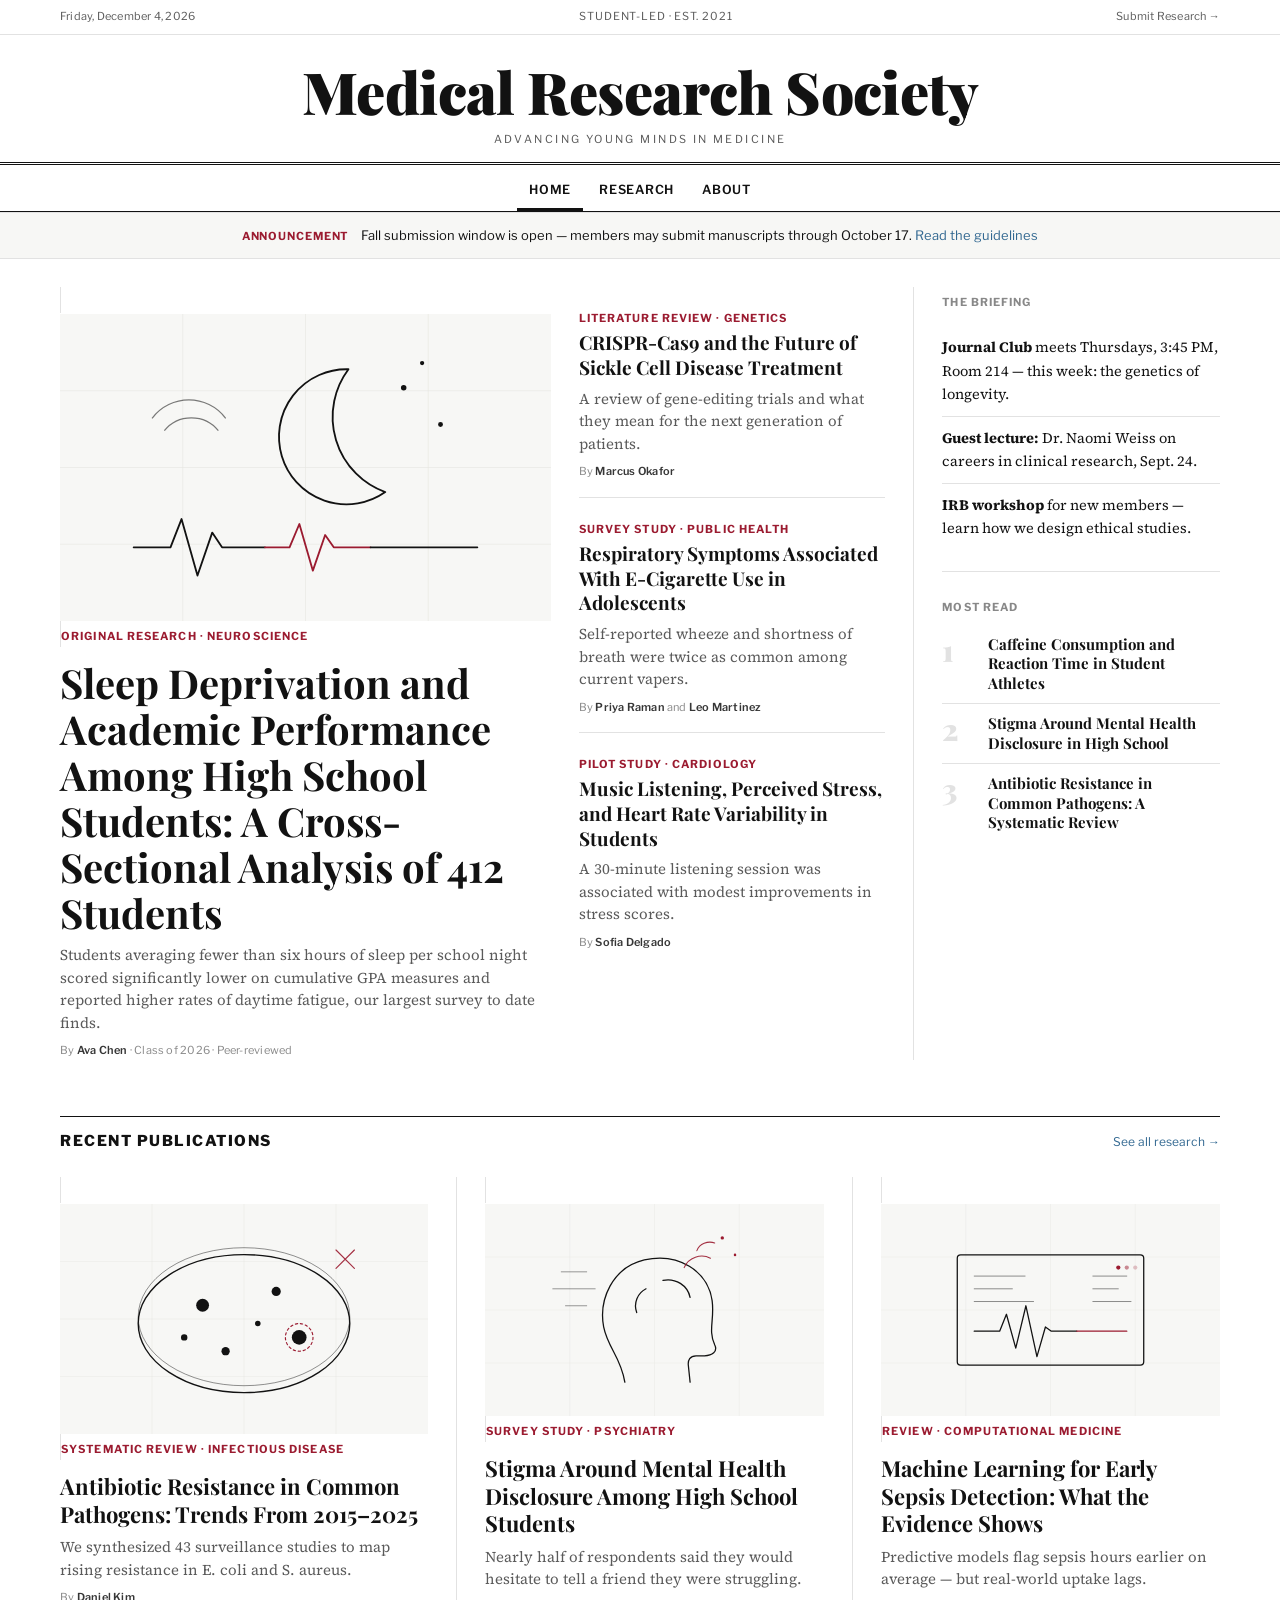
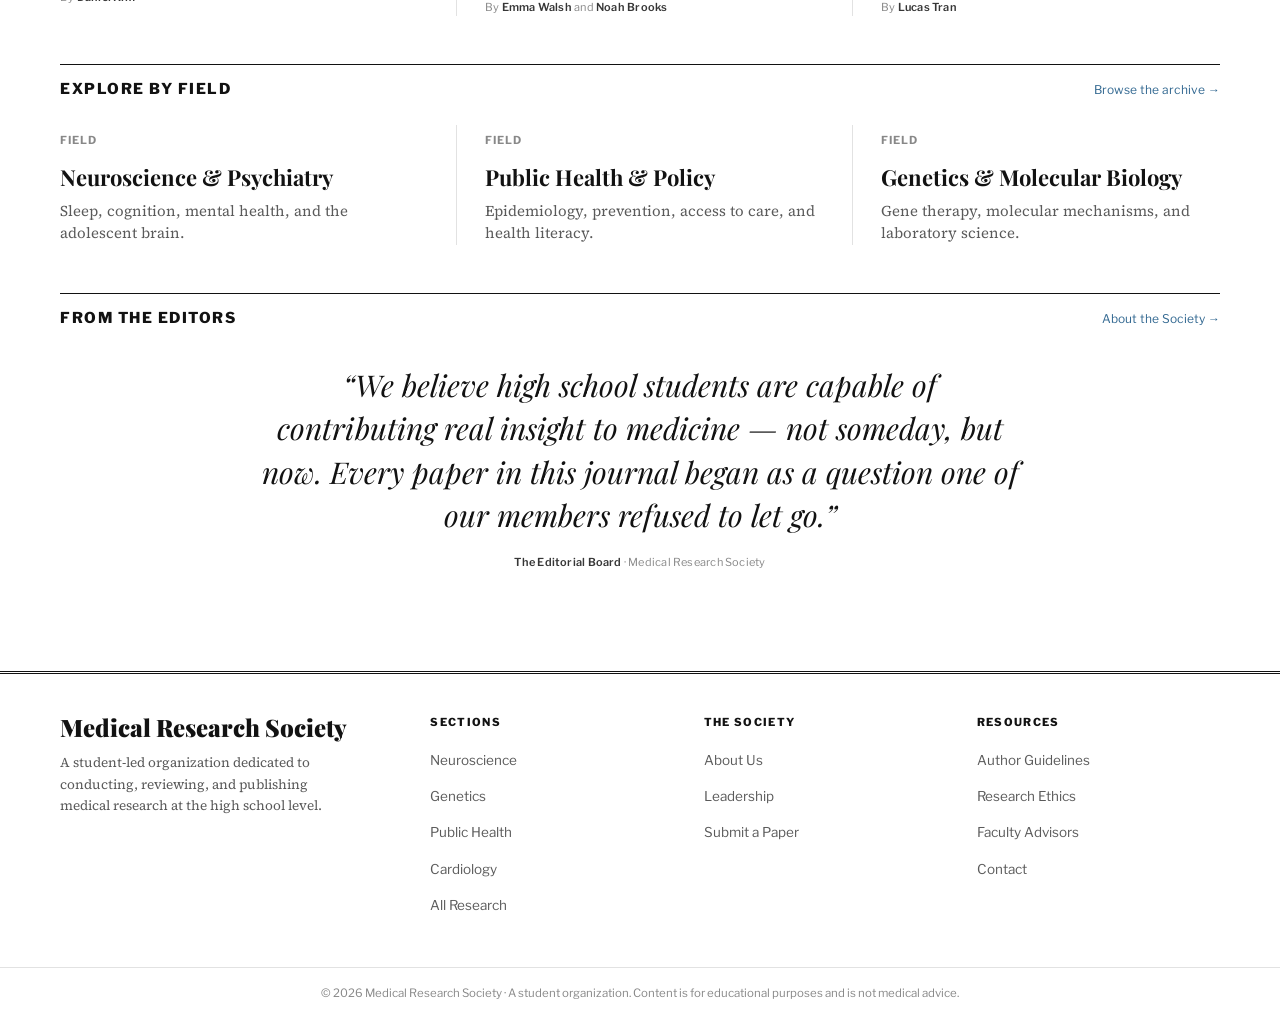
<file: index.html>
<!DOCTYPE html>
<html lang="en">
<head>
  <meta charset="UTF-8">
  <meta name="viewport" content="width=device-width, initial-scale=1.0">
  <title>Medical Research Society — Student-Led Medical Research</title>
  <meta name="description" content="The Medical Research Society is a student-led high school organization publishing original medical research, literature reviews, and public health studies.">
  <link rel="preconnect" href="https://fonts.googleapis.com">
  <link rel="preconnect" href="https://fonts.gstatic.com" crossorigin>
  <link href="https://fonts.googleapis.com/css2?family=Playfair+Display:ital,wght@0,400;0,700;0,800;0,900;1,400&family=Source+Serif+4:ital,opsz,wght@0,8..60,400;0,8..60,600;1,8..60,400&family=Libre+Franklin:wght@400;600;700;800&display=swap" rel="stylesheet">
  <link rel="stylesheet" href="css/style.css">
</head>
<body>

  <div class="topbar">
    <div class="container">
      <span id="today-date">Today's Paper</span>
      <span class="edition">Student-Led &middot; Est. 2021</span>
      <a href="about.html#submit">Submit Research &rarr;</a>
    </div>
  </div>

  <header class="masthead">
    <div class="container">
      <div class="masthead-title"><a href="index.html">Medical Research Society</a></div>
      <div class="masthead-tagline">Advancing Young Minds in Medicine</div>
    </div>
  </header>

  <nav class="mainnav" aria-label="Main navigation">
    <div class="container">
      <button class="nav-toggle" aria-expanded="false" aria-controls="nav-links">Sections</button>
      <div class="nav-links" id="nav-links">
        <a class="navlink" href="index.html">Home</a>
        <a class="navlink" href="research.html">Research</a>
        <a class="navlink" href="about.html">About</a>
      </div>
    </div>
  </nav>

  <div class="strip">
    <strong>Announcement</strong>
    Fall submission window is open — members may submit manuscripts through October 17. <a href="about.html#submit">Read the guidelines</a>
  </div>

  <main class="container">

    <section class="home-hero">
      <div class="col">
        <article class="story featured">
          <a href="article.html" class="figure" aria-hidden="true" tabindex="-1">
            <img src="assets/img/feature-sleep.svg" alt="Illustration of a crescent moon over brain activity waves">
          </a>
          <span class="kicker">Original Research &middot; Neuroscience</span>
          <h3><a href="article.html">Sleep Deprivation and Academic Performance Among High School Students: A Cross-Sectional Analysis of 412 Students</a></h3>
          <p class="summary">Students averaging fewer than six hours of sleep per school night scored significantly lower on cumulative GPA measures and reported higher rates of daytime fatigue, our largest survey to date finds.</p>
          <p class="byline">By <strong>Ava Chen</strong> &middot; Class of 2026 &middot; Peer-reviewed</p>
        </article>
      </div>

      <div class="col">
        <article class="story-list-item">
          <span class="kicker">Literature Review &middot; Genetics</span>
          <h3><a href="article.html">CRISPR-Cas9 and the Future of Sickle Cell Disease Treatment</a></h3>
          <p class="summary">A review of gene-editing trials and what they mean for the next generation of patients.</p>
          <p class="byline">By <strong>Marcus Okafor</strong></p>
        </article>
        <article class="story-list-item">
          <span class="kicker">Survey Study &middot; Public Health</span>
          <h3><a href="article.html">Respiratory Symptoms Associated With E-Cigarette Use in Adolescents</a></h3>
          <p class="summary">Self-reported wheeze and shortness of breath were twice as common among current vapers.</p>
          <p class="byline">By <strong>Priya Raman</strong> and <strong>Leo Martinez</strong></p>
        </article>
        <article class="story-list-item">
          <span class="kicker">Pilot Study &middot; Cardiology</span>
          <h3><a href="article.html">Music Listening, Perceived Stress, and Heart Rate Variability in Students</a></h3>
          <p class="summary">A 30-minute listening session was associated with modest improvements in stress scores.</p>
          <p class="byline">By <strong>Sofia Delgado</strong></p>
        </article>
      </div>

      <div class="col col-rail">
        <div class="rail-block">
          <span class="kicker muted">The Briefing</span>
          <ul style="list-style:none; margin-top:12px;">
            <li class="story-list-item" style="padding:10px 0;">
              <p style="font-size:14.5px;"><strong>Journal Club</strong> meets Thursdays, 3:45 PM, Room 214 — this week: the genetics of longevity.</p>
            </li>
            <li class="story-list-item" style="padding:10px 0;">
              <p style="font-size:14.5px;"><strong>Guest lecture:</strong> Dr. Naomi Weiss on careers in clinical research, Sept. 24.</p>
            </li>
            <li class="story-list-item" style="padding:10px 0;">
              <p style="font-size:14.5px;"><strong>IRB workshop</strong> for new members — learn how we design ethical studies.</p>
            </li>
          </ul>
        </div>
        <div class="rail-block">
          <span class="kicker muted">Most Read</span>
          <ol style="list-style:none; margin-top:6px;">
            <li class="story-list-item" style="display:flex; gap:12px; padding:10px 0;">
              <span class="number-rank">1</span>
              <h3 style="font-family:var(--font-head); font-size:15px; line-height:1.3;"><a href="article.html">Caffeine Consumption and Reaction Time in Student Athletes</a></h3>
            </li>
            <li class="story-list-item" style="display:flex; gap:12px; padding:10px 0;">
              <span class="number-rank">2</span>
              <h3 style="font-family:var(--font-head); font-size:15px; line-height:1.3;"><a href="article.html">Stigma Around Mental Health Disclosure in High School</a></h3>
            </li>
            <li class="story-list-item" style="display:flex; gap:12px; padding:10px 0;">
              <span class="number-rank">3</span>
              <h3 style="font-family:var(--font-head); font-size:15px; line-height:1.3;"><a href="article.html">Antibiotic Resistance in Common Pathogens: A Systematic Review</a></h3>
            </li>
          </ol>
        </div>
      </div>
    </section>

    <div class="section-header">
      <h2>Recent Publications</h2>
      <a href="research.html">See all research &rarr;</a>
    </div>

    <section class="home-secondary">
      <article class="story">
        <a href="article.html" class="figure" aria-hidden="true" tabindex="-1">
          <img src="assets/img/petri.svg" alt="Illustration of a petri dish with bacterial colonies">
        </a>
        <span class="kicker">Systematic Review &middot; Infectious Disease</span>
        <h3><a href="article.html">Antibiotic Resistance in Common Pathogens: Trends From 2015&ndash;2025</a></h3>
        <p class="summary">We synthesized 43 surveillance studies to map rising resistance in E. coli and S. aureus.</p>
        <p class="byline">By <strong>Daniel Kim</strong></p>
      </article>
      <article class="story">
        <a href="article.html" class="figure" aria-hidden="true" tabindex="-1">
          <img src="assets/img/mind.svg" alt="Illustration of a head profile with branching thoughts">
        </a>
        <span class="kicker">Survey Study &middot; Psychiatry</span>
        <h3><a href="article.html">Stigma Around Mental Health Disclosure Among High School Students</a></h3>
        <p class="summary">Nearly half of respondents said they would hesitate to tell a friend they were struggling.</p>
        <p class="byline">By <strong>Emma Walsh</strong> and <strong>Noah Brooks</strong></p>
      </article>
      <article class="story">
        <a href="article.html" class="figure" aria-hidden="true" tabindex="-1">
          <img src="assets/img/data-monitor.svg" alt="Illustration of a vital-signs monitor with data streams">
        </a>
        <span class="kicker">Review &middot; Computational Medicine</span>
        <h3><a href="article.html">Machine Learning for Early Sepsis Detection: What the Evidence Shows</a></h3>
        <p class="summary">Predictive models flag sepsis hours earlier on average — but real-world uptake lags.</p>
        <p class="byline">By <strong>Lucas Tran</strong></p>
      </article>
    </section>

    <div class="section-header">
      <h2>Explore by Field</h2>
      <a href="research.html">Browse the archive &rarr;</a>
    </div>

    <section class="home-secondary" style="margin-bottom: 10px;">
      <article class="story">
        <span class="kicker muted">Field</span>
        <h3><a href="research.html?field=neuroscience">Neuroscience & Psychiatry</a></h3>
        <p class="summary">Sleep, cognition, mental health, and the adolescent brain.</p>
      </article>
      <article class="story">
        <span class="kicker muted">Field</span>
        <h3><a href="research.html?field=public-health">Public Health & Policy</a></h3>
        <p class="summary">Epidemiology, prevention, access to care, and health literacy.</p>
      </article>
      <article class="story">
        <span class="kicker muted">Field</span>
        <h3><a href="research.html?field=genetics">Genetics & Molecular Biology</a></h3>
        <p class="summary">Gene therapy, molecular mechanisms, and laboratory science.</p>
      </article>
    </section>

    <div class="section-header">
      <h2>From the Editors</h2>
      <a href="about.html">About the Society &rarr;</a>
    </div>

    <section style="max-width: 760px; margin: 0 auto 20px; text-align: center; padding: 10px 0 30px;">
      <p style="font-family: var(--font-head); font-size: clamp(22px, 3vw, 30px); font-style: italic; line-height: 1.45;">
        &ldquo;We believe high school students are capable of contributing real insight to medicine &mdash; not someday, but now. Every paper in this journal began as a question one of our members refused to let go.&rdquo;
      </p>
      <p class="byline" style="margin-top: 16px;"><strong>The Editorial Board</strong> &middot; Medical Research Society</p>
    </section>

  </main>

  <footer class="site-footer">
    <div class="footer-inner">
      <div class="footer-brand">
        <div class="logo">Medical Research Society</div>
        <p>A student-led organization dedicated to conducting, reviewing, and publishing medical research at the high school level.</p>
      </div>
      <div class="footer-col">
        <h4>Sections</h4>
        <ul>
          <li><a href="research.html?field=neuroscience">Neuroscience</a></li>
          <li><a href="research.html?field=genetics">Genetics</a></li>
          <li><a href="research.html?field=public-health">Public Health</a></li>
          <li><a href="research.html?field=cardiology">Cardiology</a></li>
          <li><a href="research.html">All Research</a></li>
        </ul>
      </div>
      <div class="footer-col">
        <h4>The Society</h4>
        <ul>
          <li><a href="about.html">About Us</a></li>
          <li><a href="about.html#officers">Leadership</a></li>
          <li><a href="about.html#submit">Submit a Paper</a></li>
        </ul>
      </div>
      <div class="footer-col">
        <h4>Resources</h4>
        <ul>
          <li><a href="about.html#submit">Author Guidelines</a></li>
          <li><a href="about.html#ethics">Research Ethics</a></li>
          <li><a href="about.html">Faculty Advisors</a></li>
          <li><a href="about.html">Contact</a></li>
        </ul>
      </div>
    </div>
    <div class="footer-legal">
      &copy; 2026 Medical Research Society &middot; A student organization. Content is for educational purposes and is not medical advice.
    </div>
  </footer>

  <script src="js/main.js"></script>
</body>
</html>
</file>
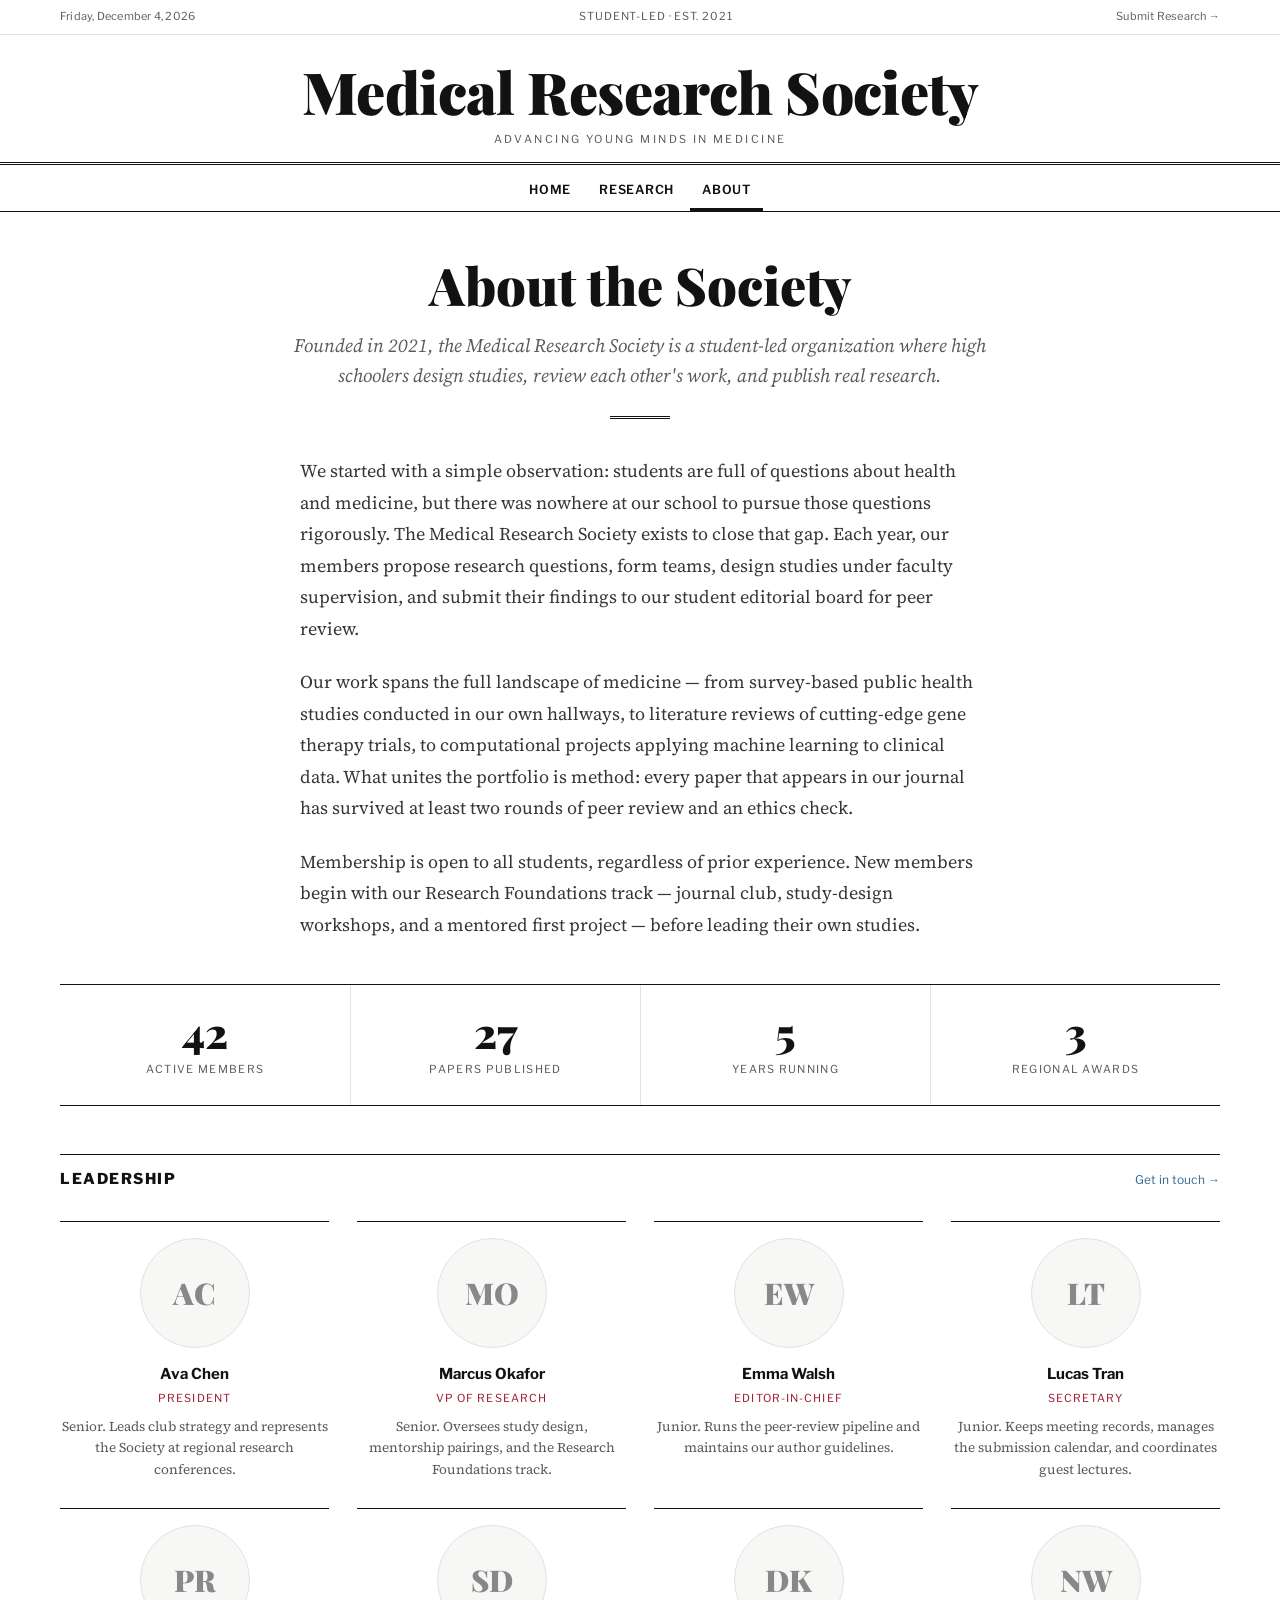
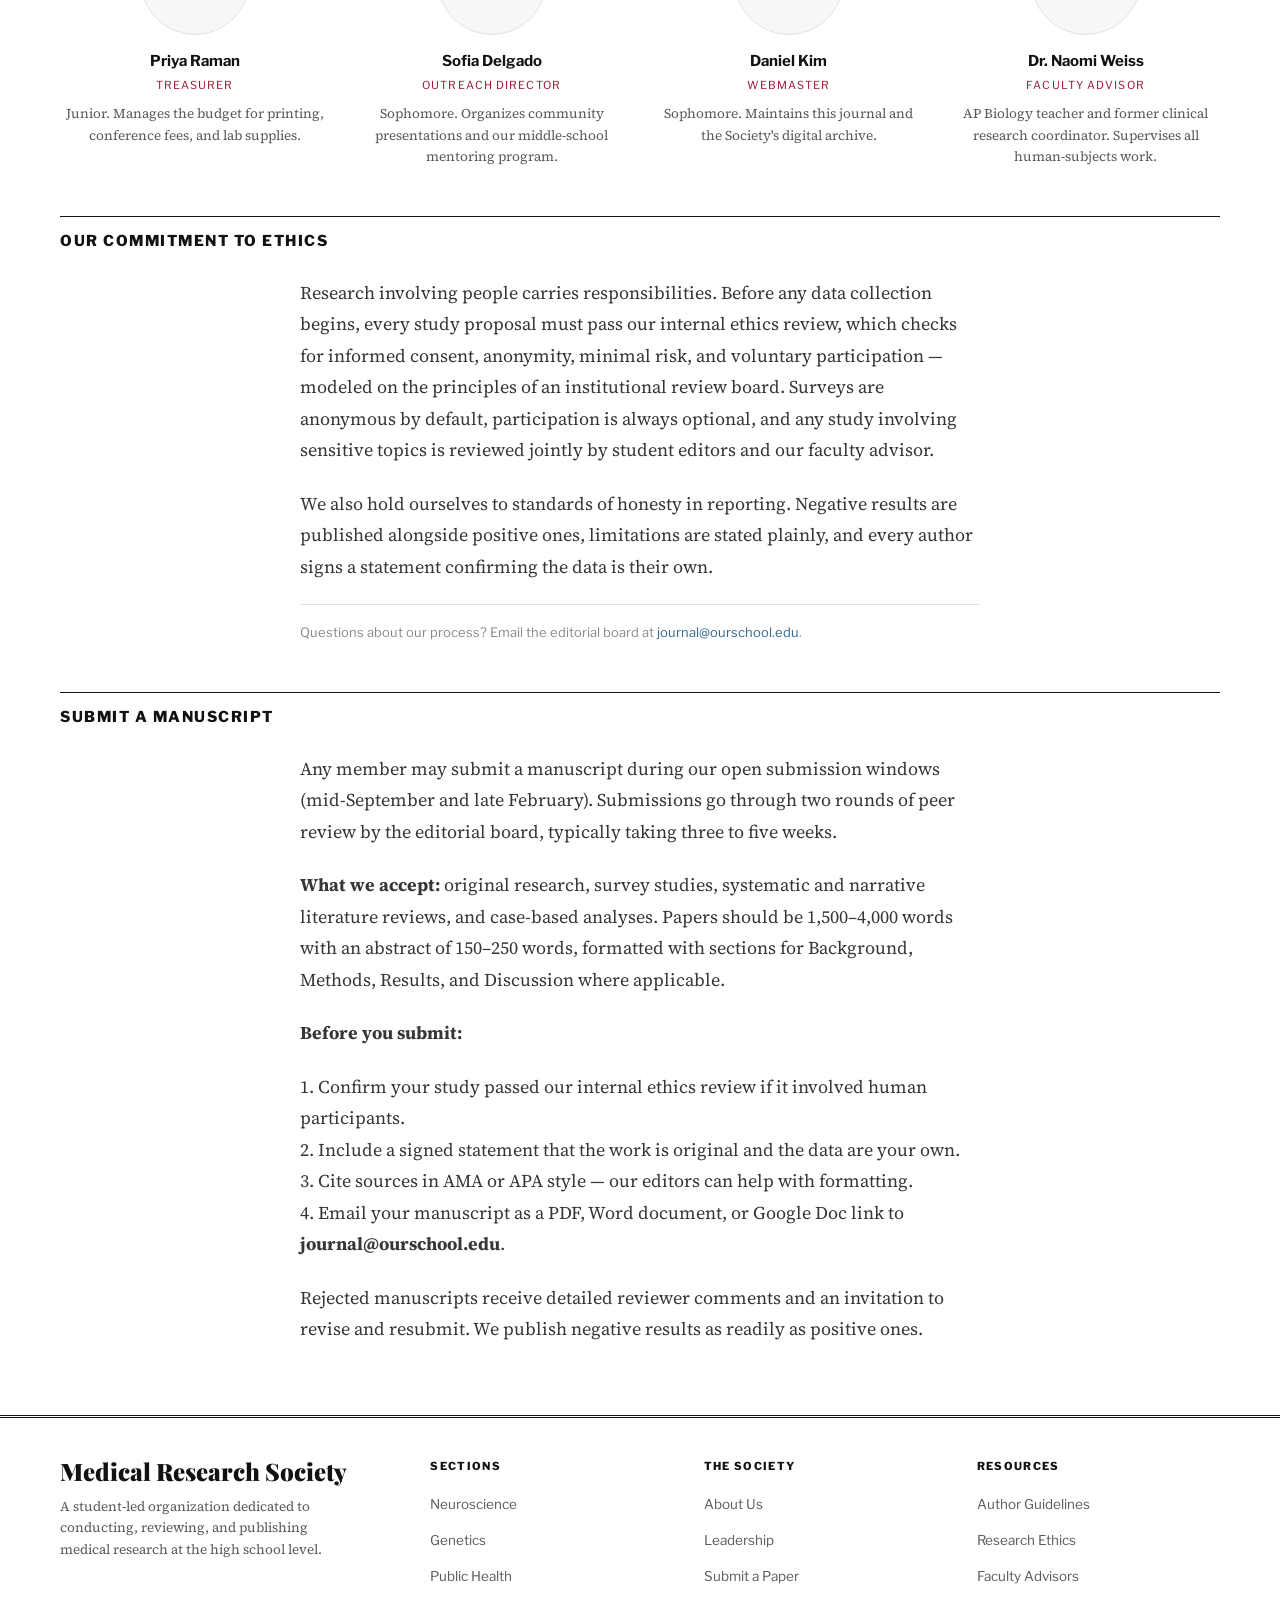
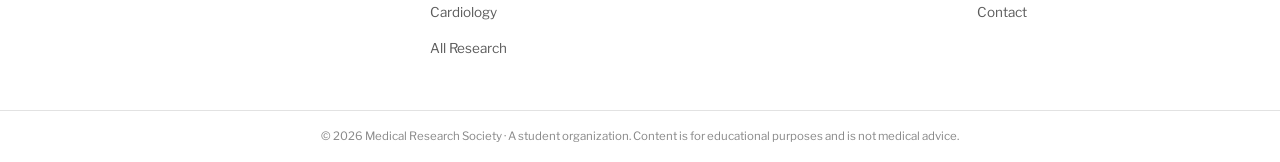
<file: about.html>
<!DOCTYPE html>
<html lang="en">
<head>
  <meta charset="UTF-8">
  <meta name="viewport" content="width=device-width, initial-scale=1.0">
  <title>About — Medical Research Society</title>
  <meta name="description" content="Learn about the Medical Research Society: our mission, leadership, faculty advisors, and commitment to ethical student research.">
  <link rel="preconnect" href="https://fonts.googleapis.com">
  <link rel="preconnect" href="https://fonts.gstatic.com" crossorigin>
  <link href="https://fonts.googleapis.com/css2?family=Playfair+Display:ital,wght@0,400;0,700;0,800;0,900;1,400&family=Source+Serif+4:ital,opsz,wght@0,8..60,400;0,8..60,600;1,8..60,400&family=Libre+Franklin:wght@400;600;700;800&display=swap" rel="stylesheet">
  <link rel="stylesheet" href="css/style.css">
</head>
<body>

  <div class="topbar">
    <div class="container">
      <span id="today-date">Today's Paper</span>
      <span class="edition">Student-Led &middot; Est. 2021</span>
      <a href="about.html#submit">Submit Research &rarr;</a>
    </div>
  </div>

  <header class="masthead">
    <div class="container">
      <div class="masthead-title"><a href="index.html">Medical Research Society</a></div>
      <div class="masthead-tagline">Advancing Young Minds in Medicine</div>
    </div>
  </header>

  <nav class="mainnav" aria-label="Main navigation">
    <div class="container">
      <button class="nav-toggle" aria-expanded="false" aria-controls="nav-links">Sections</button>
      <div class="nav-links" id="nav-links">
        <a class="navlink" href="index.html">Home</a>
        <a class="navlink" href="research.html">Research</a>
        <a class="navlink" href="about.html">About</a>
      </div>
    </div>
  </nav>

  <main class="container">

    <div class="page-intro">
      <h1>About the Society</h1>
      <p class="deck">Founded in 2021, the Medical Research Society is a student-led organization where high schoolers design studies, review each other's work, and publish real research.</p>
      <div class="rule-ornament"></div>
    </div>

    <section class="prose">
      <p>We started with a simple observation: students are full of questions about health and medicine, but there was nowhere at our school to pursue those questions rigorously. The Medical Research Society exists to close that gap. Each year, our members propose research questions, form teams, design studies under faculty supervision, and submit their findings to our student editorial board for peer review.</p>
      <p>Our work spans the full landscape of medicine — from survey-based public health studies conducted in our own hallways, to literature reviews of cutting-edge gene therapy trials, to computational projects applying machine learning to clinical data. What unites the portfolio is method: every paper that appears in our journal has survived at least two rounds of peer review and an ethics check.</p>
      <p>Membership is open to all students, regardless of prior experience. New members begin with our Research Foundations track — journal club, study-design workshops, and a mentored first project — before leading their own studies.</p>
    </section>

    <div class="stats-row">
      <div class="stat"><div class="num">42</div><div class="label">Active Members</div></div>
      <div class="stat"><div class="num">27</div><div class="label">Papers Published</div></div>
      <div class="stat"><div class="num">5</div><div class="label">Years Running</div></div>
      <div class="stat"><div class="num">3</div><div class="label">Regional Awards</div></div>
    </div>

    <div class="section-header" id="officers">
      <h2>Leadership</h2>
      <a href="mailto:mrs@ourschool.edu">Get in touch &rarr;</a>
    </div>

    <section class="officers-grid">
      <div class="officer">
        <div class="portrait">AC</div>
        <h3>Ava Chen</h3>
        <div class="role">President</div>
        <p>Senior. Leads club strategy and represents the Society at regional research conferences.</p>
      </div>
      <div class="officer">
        <div class="portrait">MO</div>
        <h3>Marcus Okafor</h3>
        <div class="role">VP of Research</div>
        <p>Senior. Oversees study design, mentorship pairings, and the Research Foundations track.</p>
      </div>
      <div class="officer">
        <div class="portrait">EW</div>
        <h3>Emma Walsh</h3>
        <div class="role">Editor-in-Chief</div>
        <p>Junior. Runs the peer-review pipeline and maintains our author guidelines.</p>
      </div>
      <div class="officer">
        <div class="portrait">LT</div>
        <h3>Lucas Tran</h3>
        <div class="role">Secretary</div>
        <p>Junior. Keeps meeting records, manages the submission calendar, and coordinates guest lectures.</p>
      </div>
      <div class="officer">
        <div class="portrait">PR</div>
        <h3>Priya Raman</h3>
        <div class="role">Treasurer</div>
        <p>Junior. Manages the budget for printing, conference fees, and lab supplies.</p>
      </div>
      <div class="officer">
        <div class="portrait">SD</div>
        <h3>Sofia Delgado</h3>
        <div class="role">Outreach Director</div>
        <p>Sophomore. Organizes community presentations and our middle-school mentoring program.</p>
      </div>
      <div class="officer">
        <div class="portrait">DK</div>
        <h3>Daniel Kim</h3>
        <div class="role">Webmaster</div>
        <p>Sophomore. Maintains this journal and the Society's digital archive.</p>
      </div>
      <div class="officer">
        <div class="portrait">NW</div>
        <h3>Dr. Naomi Weiss</h3>
        <div class="role">Faculty Advisor</div>
        <p>AP Biology teacher and former clinical research coordinator. Supervises all human-subjects work.</p>
      </div>
    </section>

    <div class="section-header" id="ethics">
      <h2>Our Commitment to Ethics</h2>
    </div>

    <section class="prose" style="margin-top: 24px;">
      <p>Research involving people carries responsibilities. Before any data collection begins, every study proposal must pass our internal ethics review, which checks for informed consent, anonymity, minimal risk, and voluntary participation — modeled on the principles of an institutional review board. Surveys are anonymous by default, participation is always optional, and any study involving sensitive topics is reviewed jointly by student editors and our faculty advisor.</p>
      <p>We also hold ourselves to standards of honesty in reporting. Negative results are published alongside positive ones, limitations are stated plainly, and every author signs a statement confirming the data is their own.</p>
      <p style="font-family: var(--font-ui); font-size: 13px; color: var(--gray-light); border-top: 1px solid var(--rule); padding-top: 16px;">Questions about our process? Email the editorial board at <a href="mailto:journal@ourschool.edu" style="color: var(--link);">journal@ourschool.edu</a>.</p>
    </section>

    <div class="section-header" id="submit">
      <h2>Submit a Manuscript</h2>
    </div>

    <section class="prose" style="margin-top: 24px;">
      <p>Any member may submit a manuscript during our open submission windows (mid-September and late February). Submissions go through two rounds of peer review by the editorial board, typically taking three to five weeks.</p>
      <p><strong>What we accept:</strong> original research, survey studies, systematic and narrative literature reviews, and case-based analyses. Papers should be 1,500&ndash;4,000 words with an abstract of 150&ndash;250 words, formatted with sections for Background, Methods, Results, and Discussion where applicable.</p>
      <p><strong>Before you submit:</strong></p>
      <p>1. Confirm your study passed our internal ethics review if it involved human participants.<br>
      2. Include a signed statement that the work is original and the data are your own.<br>
      3. Cite sources in AMA or APA style &mdash; our editors can help with formatting.<br>
      4. Email your manuscript as a PDF, Word document, or Google Doc link to <strong>journal@ourschool.edu</strong>.</p>
      <p>Rejected manuscripts receive detailed reviewer comments and an invitation to revise and resubmit. We publish negative results as readily as positive ones.</p>
    </section>

  </main>

  <footer class="site-footer">
    <div class="footer-inner">
      <div class="footer-brand">
        <div class="logo">Medical Research Society</div>
        <p>A student-led organization dedicated to conducting, reviewing, and publishing medical research at the high school level.</p>
      </div>
      <div class="footer-col">
        <h4>Sections</h4>
        <ul>
          <li><a href="research.html?field=neuroscience">Neuroscience</a></li>
          <li><a href="research.html?field=genetics">Genetics</a></li>
          <li><a href="research.html?field=public-health">Public Health</a></li>
          <li><a href="research.html?field=cardiology">Cardiology</a></li>
          <li><a href="research.html">All Research</a></li>
        </ul>
      </div>
      <div class="footer-col">
        <h4>The Society</h4>
        <ul>
          <li><a href="about.html">About Us</a></li>
          <li><a href="about.html#officers">Leadership</a></li>
          <li><a href="about.html#submit">Submit a Paper</a></li>
        </ul>
      </div>
      <div class="footer-col">
        <h4>Resources</h4>
        <ul>
          <li><a href="about.html#submit">Author Guidelines</a></li>
          <li><a href="about.html#ethics">Research Ethics</a></li>
          <li><a href="about.html">Faculty Advisors</a></li>
          <li><a href="about.html">Contact</a></li>
        </ul>
      </div>
    </div>
    <div class="footer-legal">
      &copy; 2026 Medical Research Society &middot; A student organization. Content is for educational purposes and is not medical advice.
    </div>
  </footer>

  <script src="js/main.js"></script>
</body>
</html>
</file>
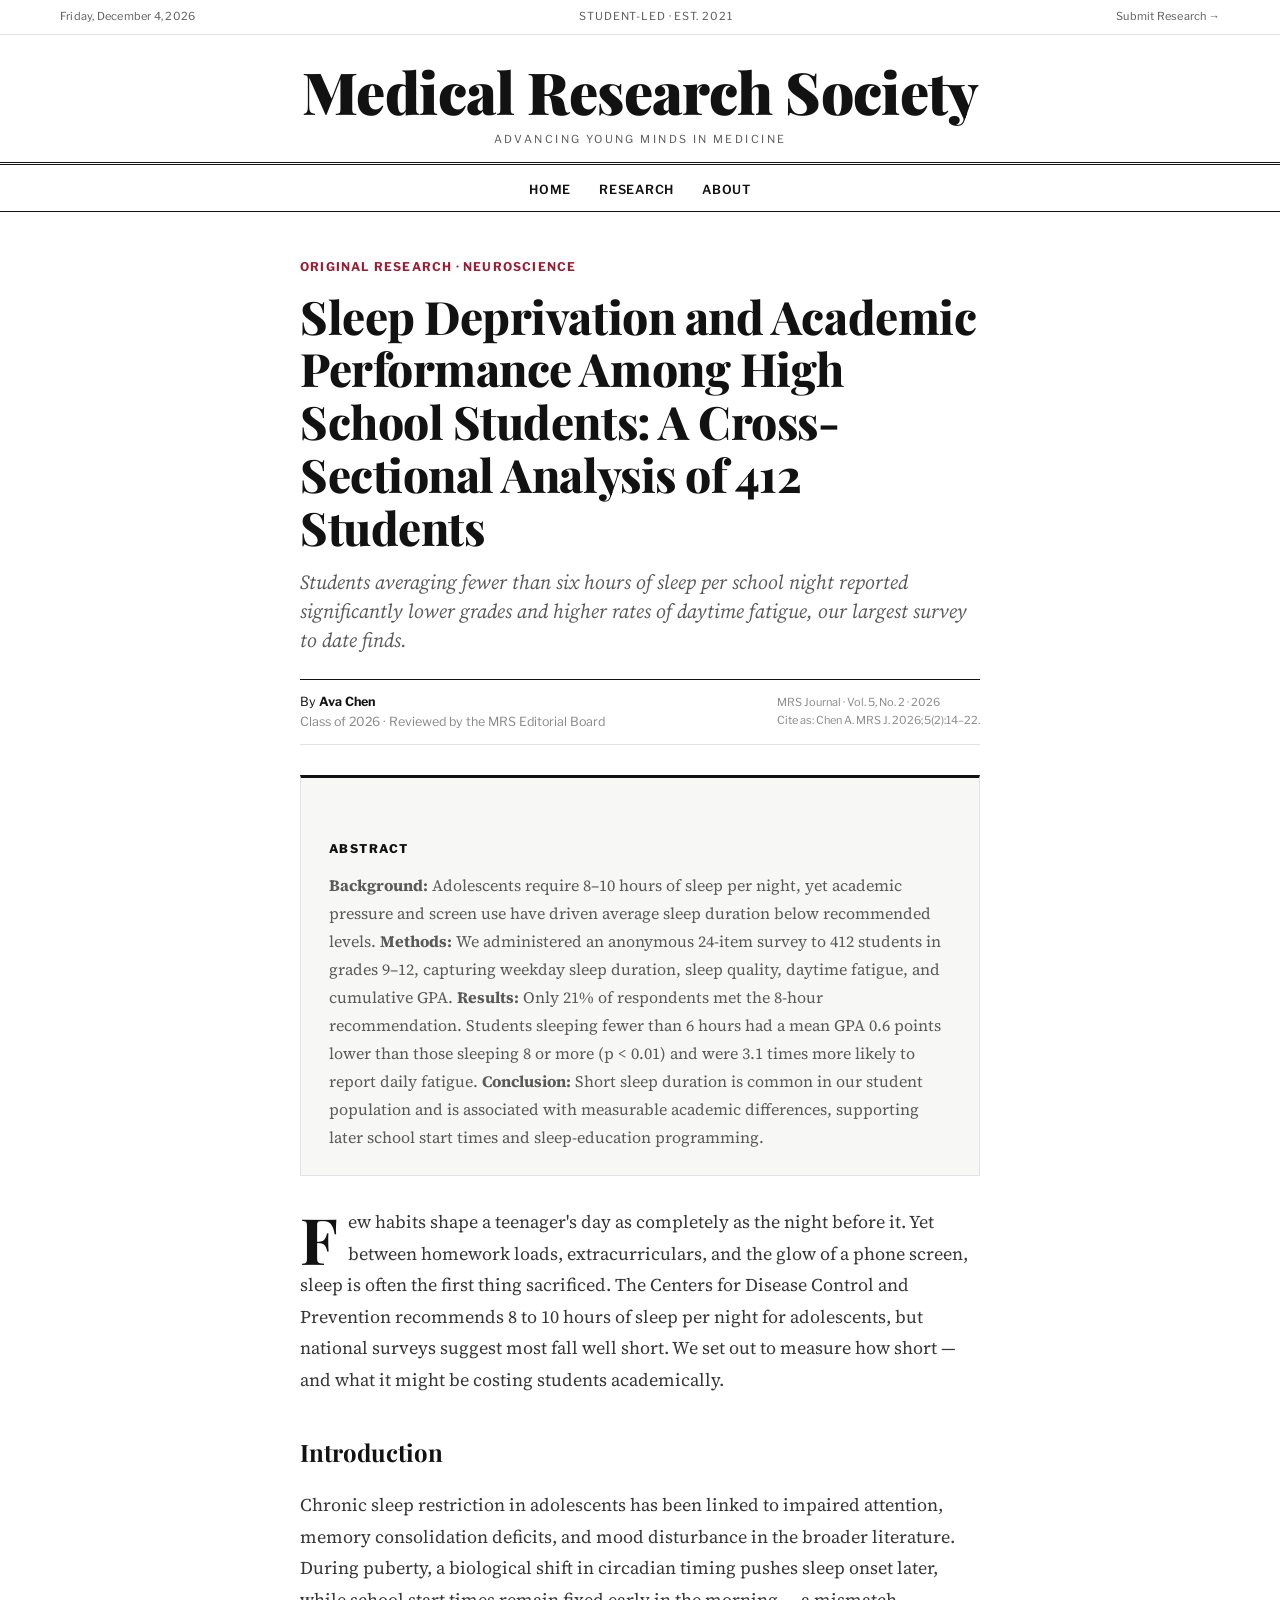
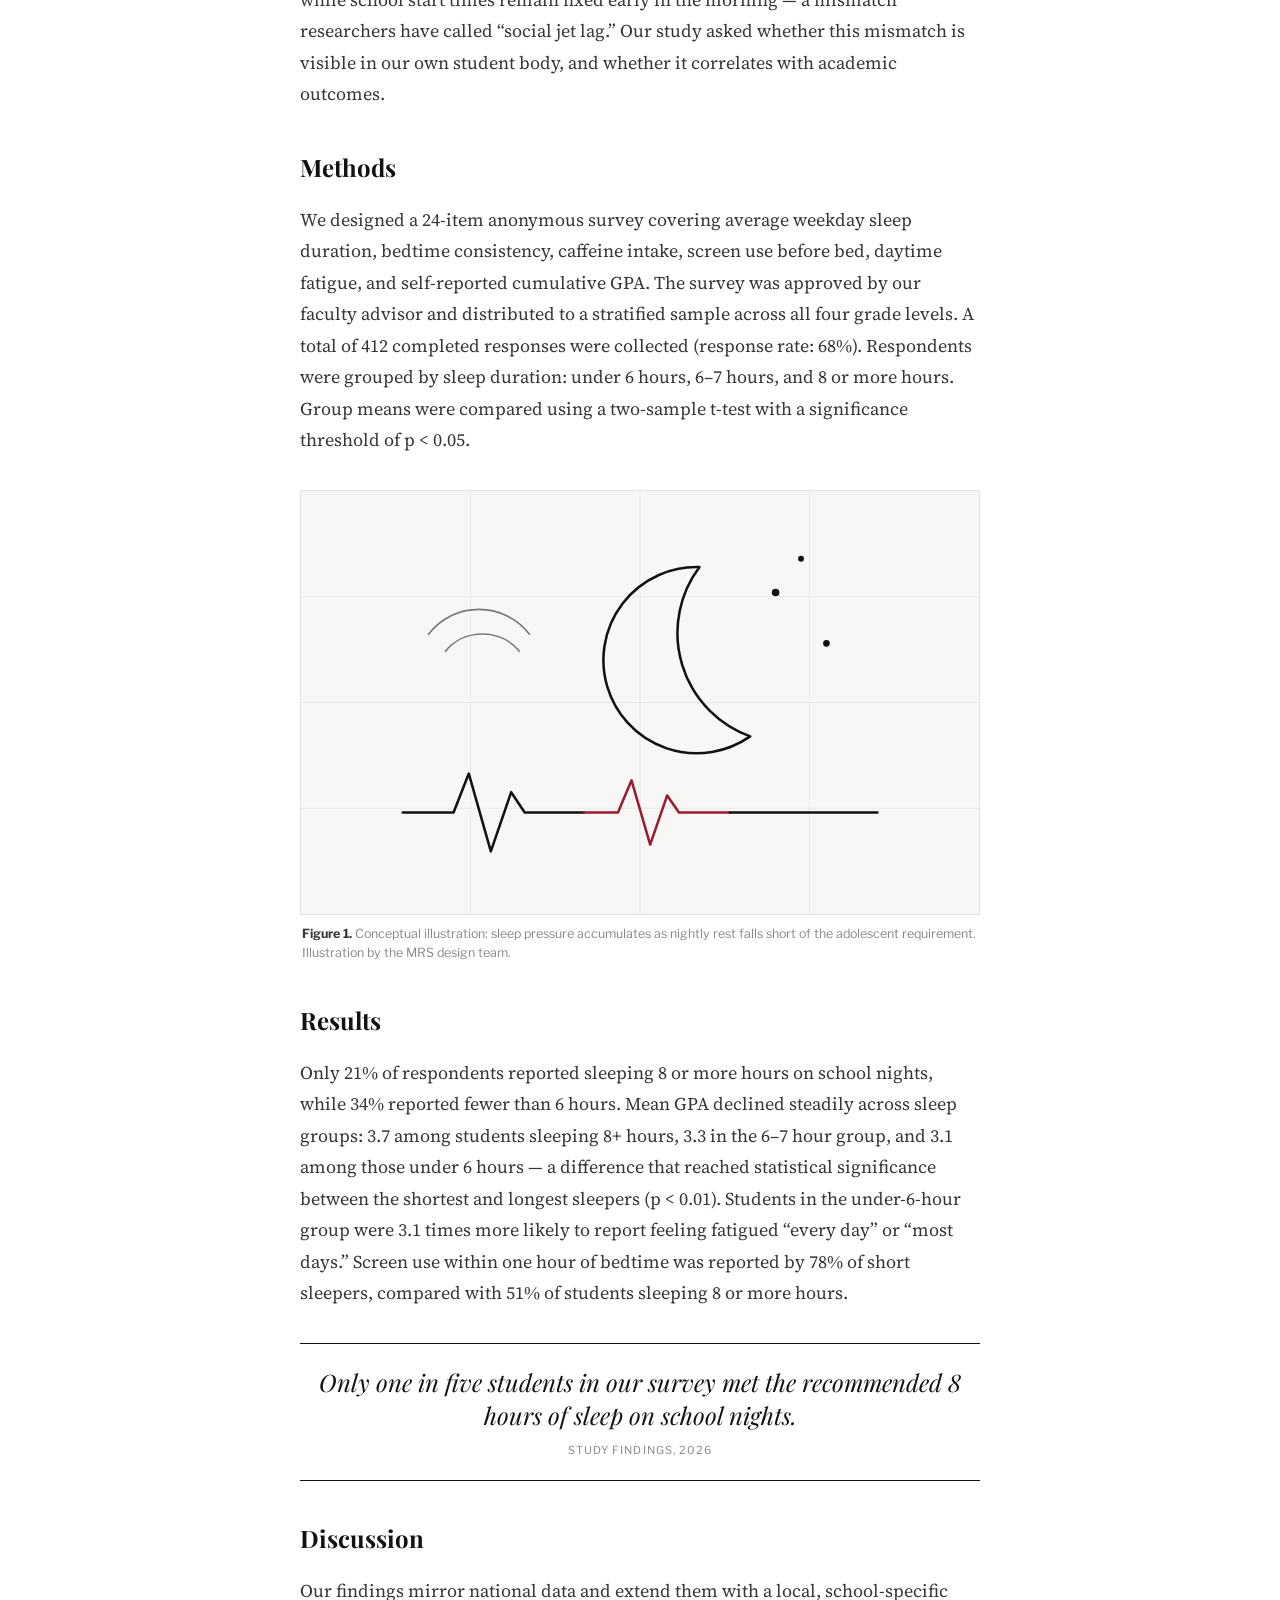
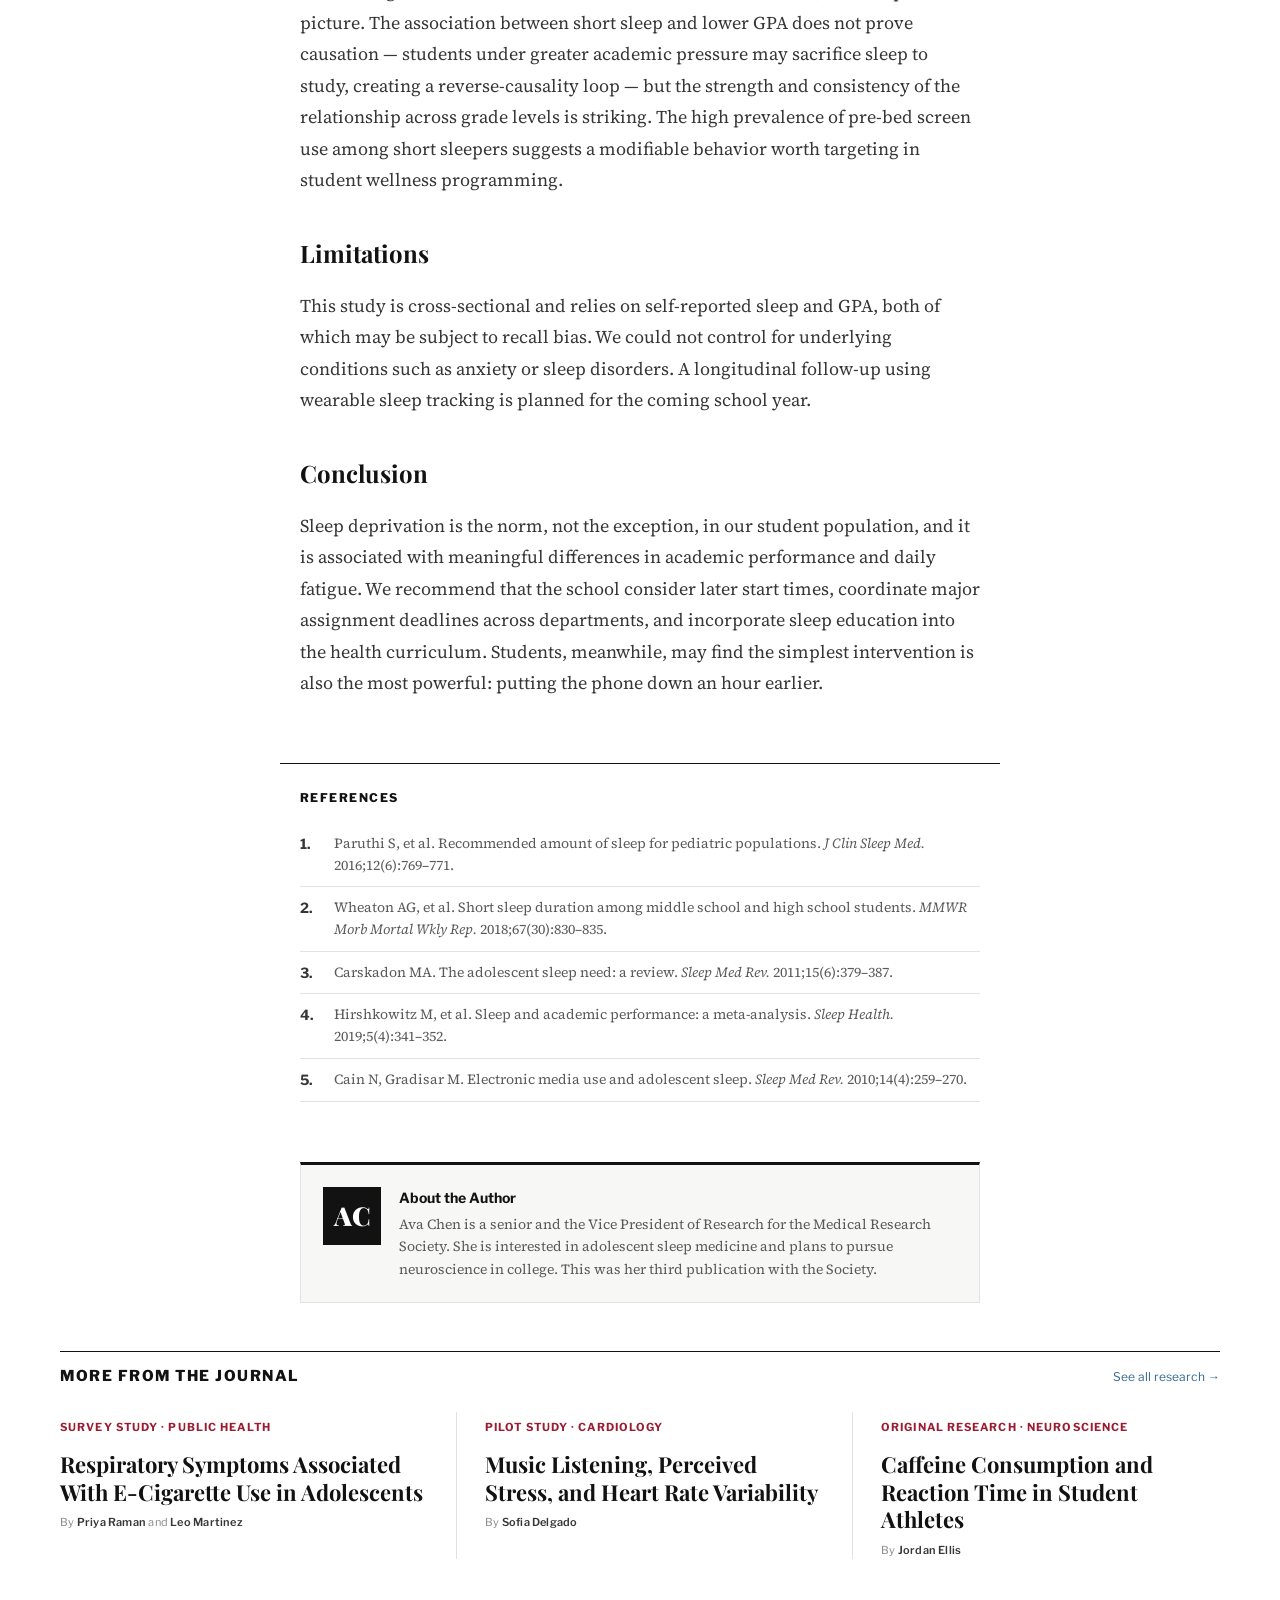
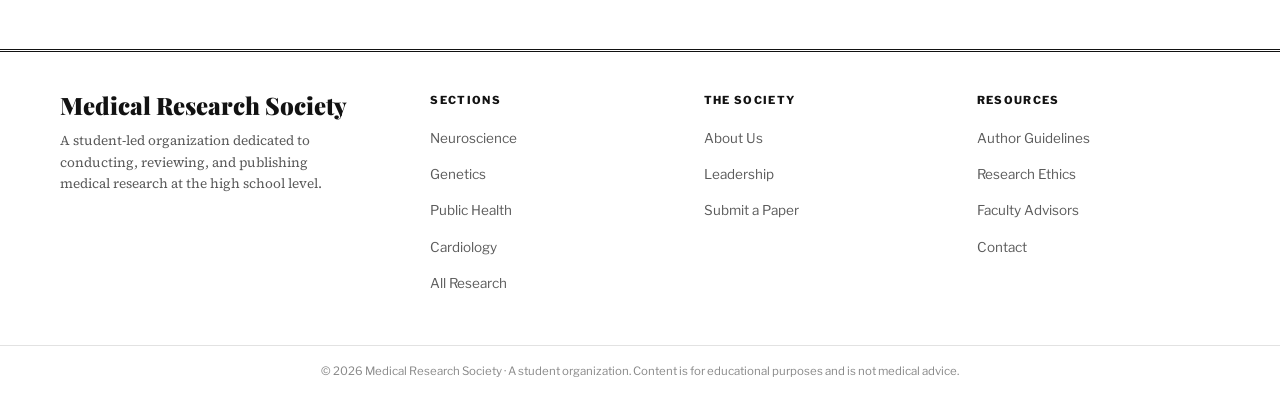
<file: article.html>
<!DOCTYPE html>
<html lang="en">
<head>
  <meta charset="UTF-8">
  <meta name="viewport" content="width=device-width, initial-scale=1.0">
  <title>Sleep Deprivation and Academic Performance — Medical Research Society</title>
  <meta name="description" content="A cross-sectional analysis of 412 high school students linking short sleep duration with lower GPA and greater daytime fatigue.">
  <link rel="preconnect" href="https://fonts.googleapis.com">
  <link rel="preconnect" href="https://fonts.gstatic.com" crossorigin>
  <link href="https://fonts.googleapis.com/css2?family=Playfair+Display:ital,wght@0,400;0,700;0,800;0,900;1,400&family=Source+Serif+4:ital,opsz,wght@0,8..60,400;0,8..60,600;1,8..60,400&family=Libre+Franklin:wght@400;600;700;800&display=swap" rel="stylesheet">
  <link rel="stylesheet" href="css/style.css">
</head>
<body>

  <div class="topbar">
    <div class="container">
      <span id="today-date">Today's Paper</span>
      <span class="edition">Student-Led &middot; Est. 2021</span>
      <a href="about.html#submit">Submit Research &rarr;</a>
    </div>
  </div>

  <header class="masthead">
    <div class="container">
      <div class="masthead-title"><a href="index.html">Medical Research Society</a></div>
      <div class="masthead-tagline">Advancing Young Minds in Medicine</div>
    </div>
  </header>

  <nav class="mainnav" aria-label="Main navigation">
    <div class="container">
      <button class="nav-toggle" aria-expanded="false" aria-controls="nav-links">Sections</button>
      <div class="nav-links" id="nav-links">
        <a class="navlink" href="index.html">Home</a>
        <a class="navlink" href="research.html">Research</a>
        <a class="navlink" href="about.html">About</a>
      </div>
    </div>
  </nav>

  <main>
    <header class="article-header">
      <span class="kicker">Original Research &middot; Neuroscience</span>
      <h1>Sleep Deprivation and Academic Performance Among High School Students: A Cross-Sectional Analysis of 412 Students</h1>
      <p class="article-subhead">Students averaging fewer than six hours of sleep per school night reported significantly lower grades and higher rates of daytime fatigue, our largest survey to date finds.</p>
      <div class="article-meta">
        <div class="authors">
          By <strong>Ava Chen</strong><br>
          <span style="color: var(--gray-light);">Class of 2026 &middot; Reviewed by the MRS Editorial Board</span>
        </div>
        <div class="doi">
          MRS Journal &middot; Vol. 5, No. 2 &middot; 2026<br>
          Cite as: Chen A. MRS J. 2026;5(2):14&ndash;22.
        </div>
      </div>
    </header>

    <article class="article-body">

      <div class="abstract-box">
        <h2>Abstract</h2>
        <p><strong>Background:</strong> Adolescents require 8&ndash;10 hours of sleep per night, yet academic pressure and screen use have driven average sleep duration below recommended levels. <strong>Methods:</strong> We administered an anonymous 24-item survey to 412 students in grades 9&ndash;12, capturing weekday sleep duration, sleep quality, daytime fatigue, and cumulative GPA. <strong>Results:</strong> Only 21% of respondents met the 8-hour recommendation. Students sleeping fewer than 6 hours had a mean GPA 0.6 points lower than those sleeping 8 or more (p < 0.01) and were 3.1 times more likely to report daily fatigue. <strong>Conclusion:</strong> Short sleep duration is common in our student population and is associated with measurable academic differences, supporting later school start times and sleep-education programming.</p>
      </div>

      <p class="lede">Few habits shape a teenager's day as completely as the night before it. Yet between homework loads, extracurriculars, and the glow of a phone screen, sleep is often the first thing sacrificed. The Centers for Disease Control and Prevention recommends 8 to 10 hours of sleep per night for adolescents, but national surveys suggest most fall well short. We set out to measure how short — and what it might be costing students academically.</p>

      <h2>Introduction</h2>
      <p>Chronic sleep restriction in adolescents has been linked to impaired attention, memory consolidation deficits, and mood disturbance in the broader literature. During puberty, a biological shift in circadian timing pushes sleep onset later, while school start times remain fixed early in the morning — a mismatch researchers have called &ldquo;social jet lag.&rdquo; Our study asked whether this mismatch is visible in our own student body, and whether it correlates with academic outcomes.</p>

      <h2>Methods</h2>
      <p>We designed a 24-item anonymous survey covering average weekday sleep duration, bedtime consistency, caffeine intake, screen use before bed, daytime fatigue, and self-reported cumulative GPA. The survey was approved by our faculty advisor and distributed to a stratified sample across all four grade levels. A total of 412 completed responses were collected (response rate: 68%). Respondents were grouped by sleep duration: under 6 hours, 6&ndash;7 hours, and 8 or more hours. Group means were compared using a two-sample t-test with a significance threshold of p < 0.05.</p>

      <figure class="article-figure">
        <div class="figure">
          <img src="assets/img/feature-sleep.svg" alt="Illustration of a crescent moon over brain activity waves">
        </div>
        <figcaption><strong>Figure 1.</strong> Conceptual illustration: sleep pressure accumulates as nightly rest falls short of the adolescent requirement. Illustration by the MRS design team.</figcaption>
      </figure>

      <h2>Results</h2>
      <p>Only 21% of respondents reported sleeping 8 or more hours on school nights, while 34% reported fewer than 6 hours. Mean GPA declined steadily across sleep groups: 3.7 among students sleeping 8+ hours, 3.3 in the 6&ndash;7 hour group, and 3.1 among those under 6 hours — a difference that reached statistical significance between the shortest and longest sleepers (p < 0.01). Students in the under-6-hour group were 3.1 times more likely to report feeling fatigued &ldquo;every day&rdquo; or &ldquo;most days.&rdquo; Screen use within one hour of bedtime was reported by 78% of short sleepers, compared with 51% of students sleeping 8 or more hours.</p>

      <div class="pullquote">
        Only one in five students in our survey met the recommended 8 hours of sleep on school nights.
        <cite>Study findings, 2026</cite>
      </div>

      <h2>Discussion</h2>
      <p>Our findings mirror national data and extend them with a local, school-specific picture. The association between short sleep and lower GPA does not prove causation — students under greater academic pressure may sacrifice sleep to study, creating a reverse-causality loop — but the strength and consistency of the relationship across grade levels is striking. The high prevalence of pre-bed screen use among short sleepers suggests a modifiable behavior worth targeting in student wellness programming.</p>

      <h2>Limitations</h2>
      <p>This study is cross-sectional and relies on self-reported sleep and GPA, both of which may be subject to recall bias. We could not control for underlying conditions such as anxiety or sleep disorders. A longitudinal follow-up using wearable sleep tracking is planned for the coming school year.</p>

      <h2>Conclusion</h2>
      <p>Sleep deprivation is the norm, not the exception, in our student population, and it is associated with meaningful differences in academic performance and daily fatigue. We recommend that the school consider later start times, coordinate major assignment deadlines across departments, and incorporate sleep education into the health curriculum. Students, meanwhile, may find the simplest intervention is also the most powerful: putting the phone down an hour earlier.</p>

    </article>

    <section class="references">
      <h2>References</h2>
      <ol>
        <li>Paruthi S, et al. Recommended amount of sleep for pediatric populations. <em>J Clin Sleep Med.</em> 2016;12(6):769&ndash;771.</li>
        <li>Wheaton AG, et al. Short sleep duration among middle school and high school students. <em>MMWR Morb Mortal Wkly Rep.</em> 2018;67(30):830&ndash;835.</li>
        <li>Carskadon MA. The adolescent sleep need: a review. <em>Sleep Med Rev.</em> 2011;15(6):379&ndash;387.</li>
        <li>Hirshkowitz M, et al. Sleep and academic performance: a meta-analysis. <em>Sleep Health.</em> 2019;5(4):341&ndash;352.</li>
        <li>Cain N, Gradisar M. Electronic media use and adolescent sleep. <em>Sleep Med Rev.</em> 2010;14(4):259&ndash;270.</li>
      </ol>
    </section>

    <div class="article-center">
      <div class="author-box">
        <div class="initials">AC</div>
        <div>
          <h3>About the Author</h3>
          <p>Ava Chen is a senior and the Vice President of Research for the Medical Research Society. She is interested in adolescent sleep medicine and plans to pursue neuroscience in college. This was her third publication with the Society.</p>
        </div>
      </div>
    </div>

    <div class="container">
      <div class="section-header">
        <h2>More From the Journal</h2>
        <a href="research.html">See all research &rarr;</a>
      </div>
      <section class="home-secondary" style="padding-bottom: 20px;">
        <article class="story">
          <span class="kicker">Survey Study &middot; Public Health</span>
          <h3><a href="article.html">Respiratory Symptoms Associated With E-Cigarette Use in Adolescents</a></h3>
          <p class="byline">By <strong>Priya Raman</strong> and <strong>Leo Martinez</strong></p>
        </article>
        <article class="story">
          <span class="kicker">Pilot Study &middot; Cardiology</span>
          <h3><a href="article.html">Music Listening, Perceived Stress, and Heart Rate Variability</a></h3>
          <p class="byline">By <strong>Sofia Delgado</strong></p>
        </article>
        <article class="story">
          <span class="kicker">Original Research &middot; Neuroscience</span>
          <h3><a href="article.html">Caffeine Consumption and Reaction Time in Student Athletes</a></h3>
          <p class="byline">By <strong>Jordan Ellis</strong></p>
        </article>
      </section>
    </div>
  </main>

  <footer class="site-footer">
    <div class="footer-inner">
      <div class="footer-brand">
        <div class="logo">Medical Research Society</div>
        <p>A student-led organization dedicated to conducting, reviewing, and publishing medical research at the high school level.</p>
      </div>
      <div class="footer-col">
        <h4>Sections</h4>
        <ul>
          <li><a href="research.html?field=neuroscience">Neuroscience</a></li>
          <li><a href="research.html?field=genetics">Genetics</a></li>
          <li><a href="research.html?field=public-health">Public Health</a></li>
          <li><a href="research.html?field=cardiology">Cardiology</a></li>
          <li><a href="research.html">All Research</a></li>
        </ul>
      </div>
      <div class="footer-col">
        <h4>The Society</h4>
        <ul>
          <li><a href="about.html">About Us</a></li>
          <li><a href="about.html#officers">Leadership</a></li>
          <li><a href="about.html#submit">Submit a Paper</a></li>
        </ul>
      </div>
      <div class="footer-col">
        <h4>Resources</h4>
        <ul>
          <li><a href="about.html#submit">Author Guidelines</a></li>
          <li><a href="about.html#ethics">Research Ethics</a></li>
          <li><a href="about.html">Faculty Advisors</a></li>
          <li><a href="about.html">Contact</a></li>
        </ul>
      </div>
    </div>
    <div class="footer-legal">
      &copy; 2026 Medical Research Society &middot; A student organization. Content is for educational purposes and is not medical advice.
    </div>
  </footer>

  <script src="js/main.js"></script>
</body>
</html>
</file>
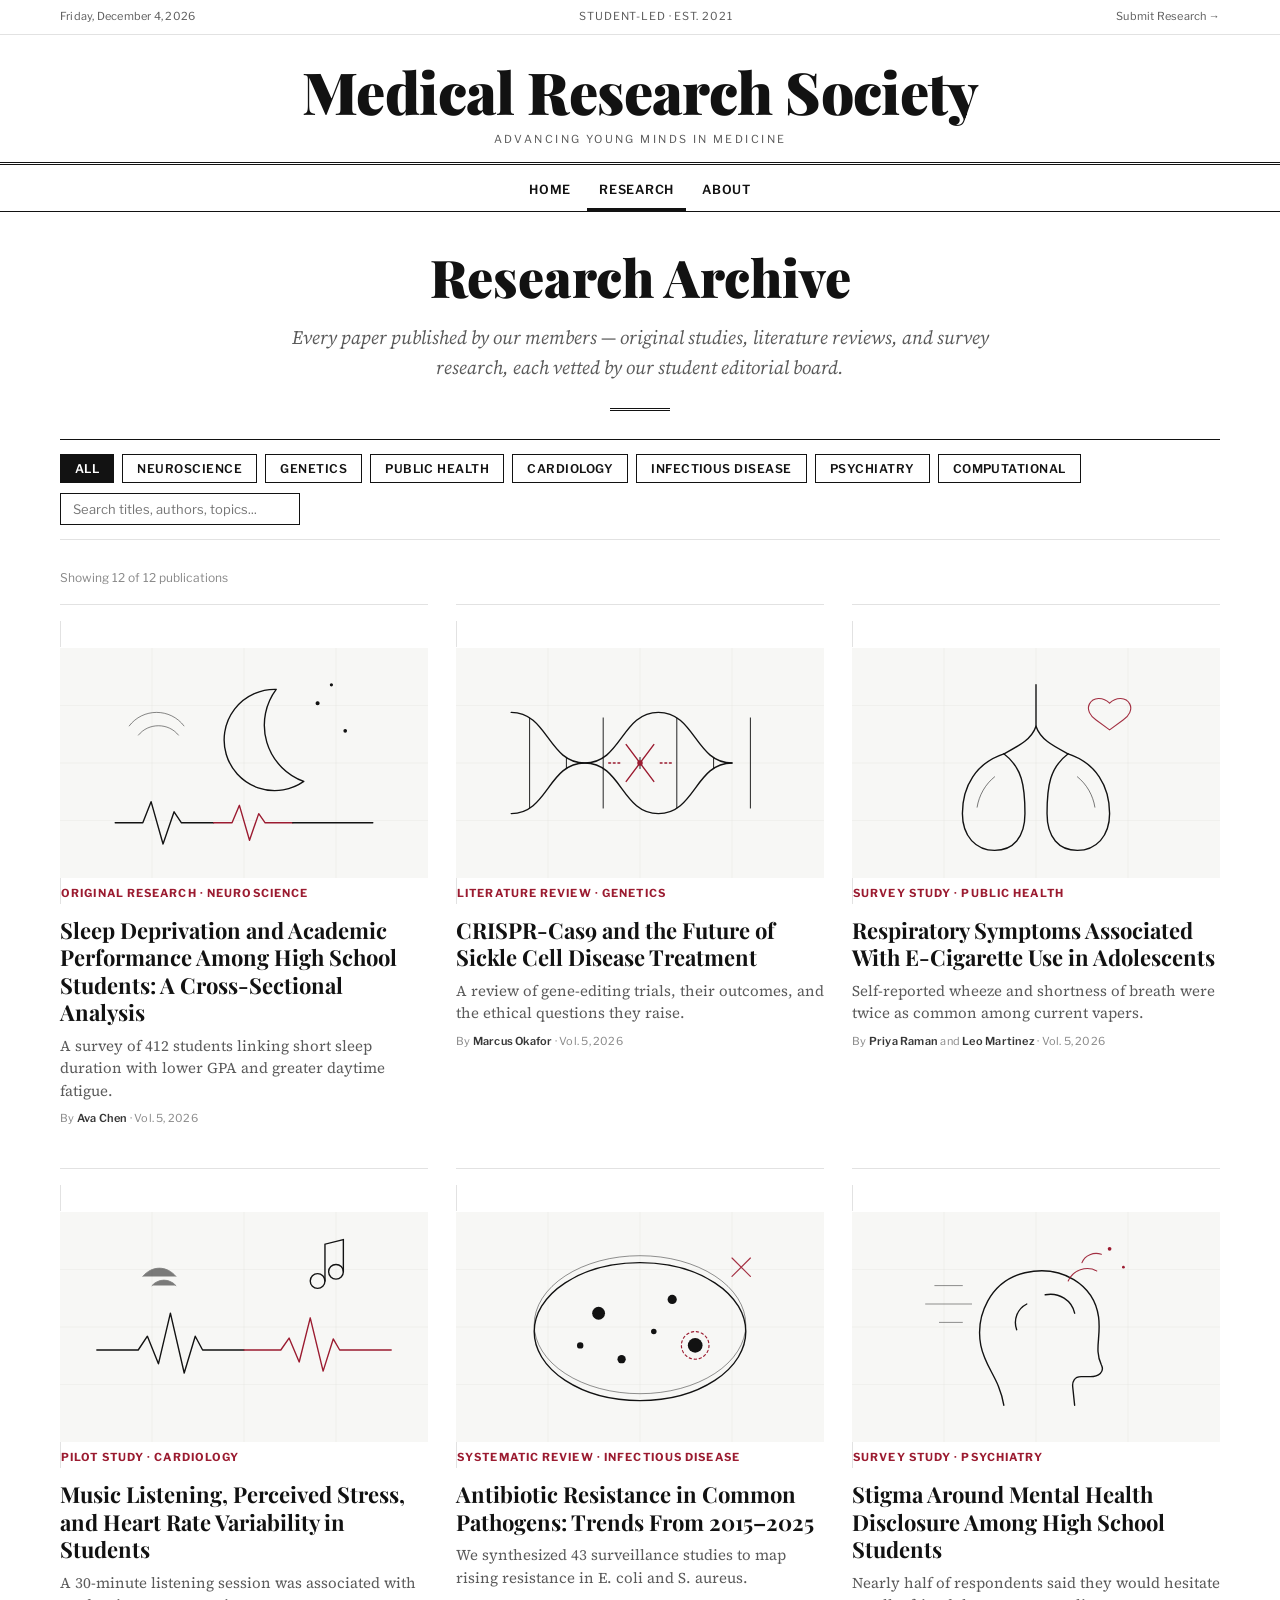
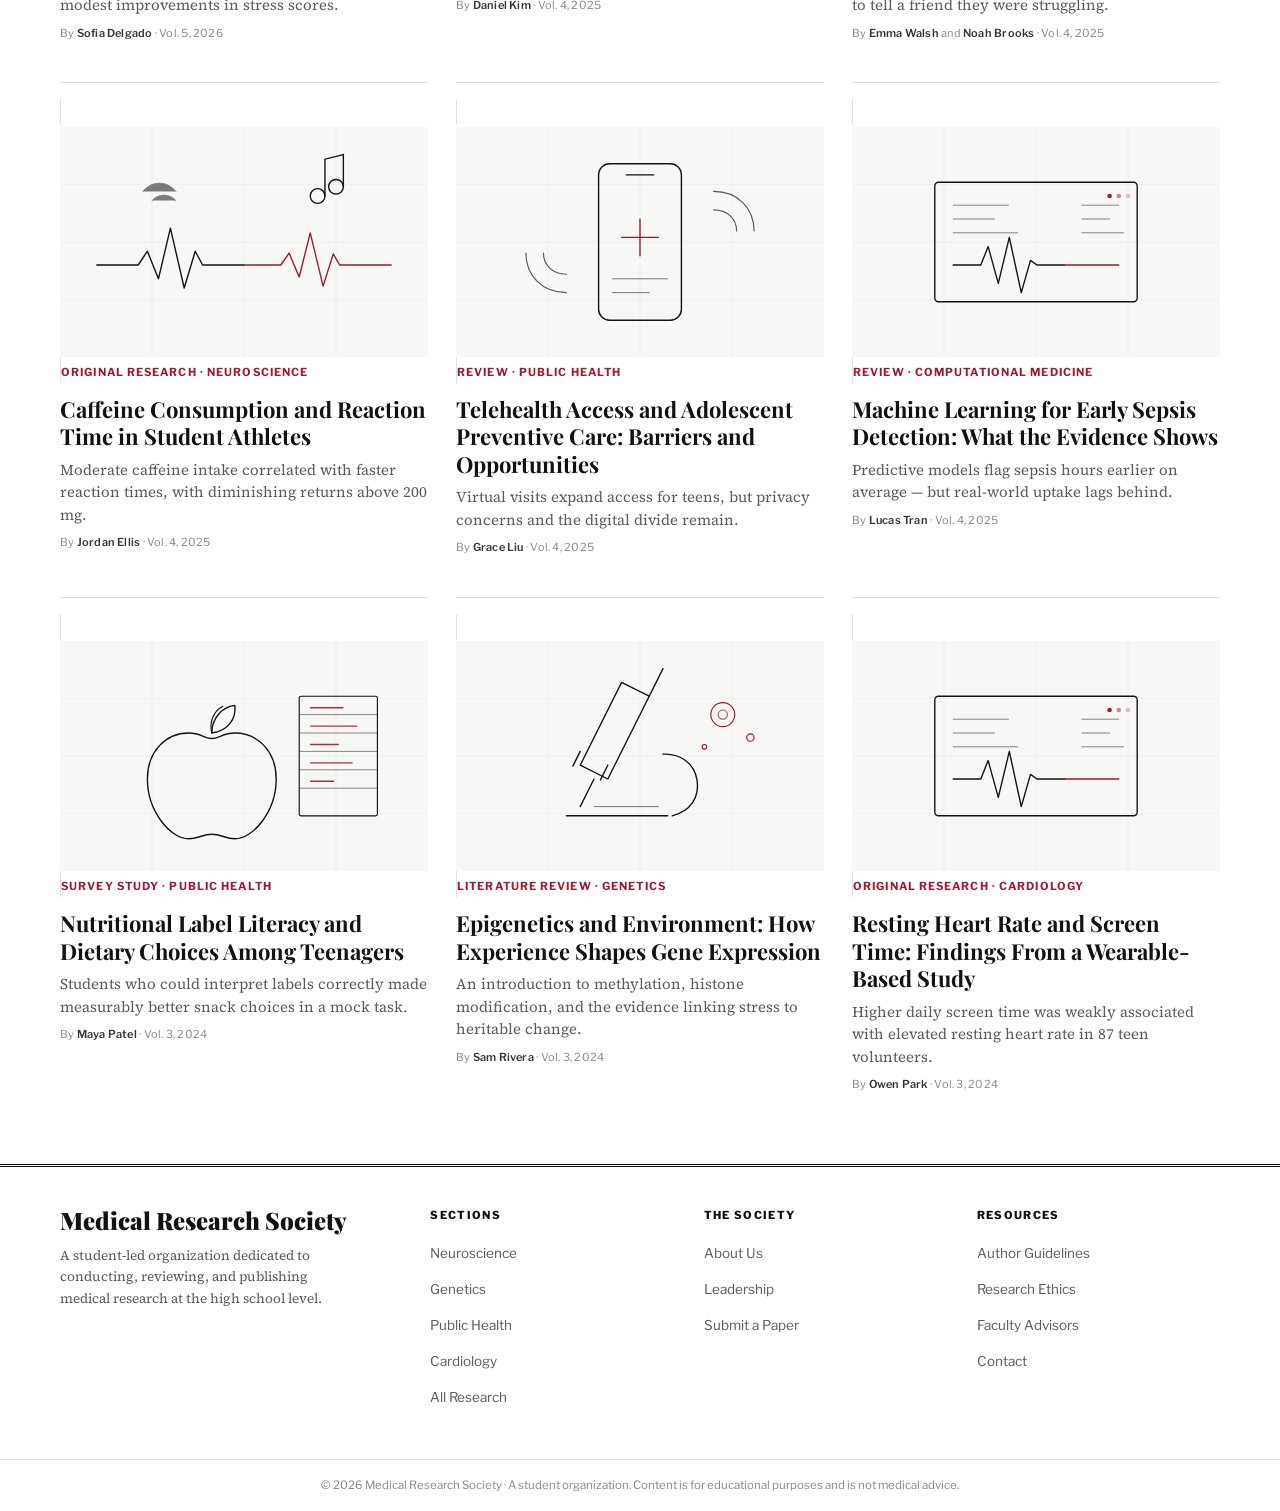
<file: research.html>
<!DOCTYPE html>
<html lang="en">
<head>
  <meta charset="UTF-8">
  <meta name="viewport" content="width=device-width, initial-scale=1.0">
  <title>Research Archive — Medical Research Society</title>
  <meta name="description" content="Browse all research papers, literature reviews, and studies published by the Medical Research Society.">
  <link rel="preconnect" href="https://fonts.googleapis.com">
  <link rel="preconnect" href="https://fonts.gstatic.com" crossorigin>
  <link href="https://fonts.googleapis.com/css2?family=Playfair+Display:ital,wght@0,400;0,700;0,800;0,900;1,400&family=Source+Serif+4:ital,opsz,wght@0,8..60,400;0,8..60,600;1,8..60,400&family=Libre+Franklin:wght@400;600;700;800&display=swap" rel="stylesheet">
  <link rel="stylesheet" href="css/style.css">
</head>
<body>

  <div class="topbar">
    <div class="container">
      <span id="today-date">Today's Paper</span>
      <span class="edition">Student-Led &middot; Est. 2021</span>
      <a href="about.html#submit">Submit Research &rarr;</a>
    </div>
  </div>

  <header class="masthead">
    <div class="container">
      <div class="masthead-title"><a href="index.html">Medical Research Society</a></div>
      <div class="masthead-tagline">Advancing Young Minds in Medicine</div>
    </div>
  </header>

  <nav class="mainnav" aria-label="Main navigation">
    <div class="container">
      <button class="nav-toggle" aria-expanded="false" aria-controls="nav-links">Sections</button>
      <div class="nav-links" id="nav-links">
        <a class="navlink" href="index.html">Home</a>
        <a class="navlink" href="research.html">Research</a>
        <a class="navlink" href="about.html">About</a>
      </div>
    </div>
  </nav>

  <main class="container">

    <div class="page-intro" style="margin-top: 36px;">
      <h1>Research Archive</h1>
      <p class="deck">Every paper published by our members — original studies, literature reviews, and survey research, each vetted by our student editorial board.</p>
      <div class="rule-ornament"></div>
    </div>

    <div class="archive-controls">
      <div class="filter-group" role="group" aria-label="Filter by field">
        <button class="filter-btn active" data-field="all">All</button>
        <button class="filter-btn" data-field="neuroscience">Neuroscience</button>
        <button class="filter-btn" data-field="genetics">Genetics</button>
        <button class="filter-btn" data-field="public-health">Public Health</button>
        <button class="filter-btn" data-field="cardiology">Cardiology</button>
        <button class="filter-btn" data-field="infectious-disease">Infectious Disease</button>
        <button class="filter-btn" data-field="psychiatry">Psychiatry</button>
        <button class="filter-btn" data-field="computational">Computational</button>
      </div>
      <div class="archive-search">
        <input type="search" id="archive-search" placeholder="Search titles, authors, topics..." aria-label="Search papers">
      </div>
    </div>

    <p class="archive-count" id="archive-count"></p>

    <section class="archive-grid" id="archive-grid">

      <article class="story" data-field="neuroscience">
        <a href="article.html" class="figure" aria-hidden="true" tabindex="-1">
          <img src="assets/img/feature-sleep.svg" alt="Illustration of a crescent moon over brain activity waves">
        </a>
        <span class="kicker">Original Research &middot; Neuroscience</span>
        <h3><a href="article.html">Sleep Deprivation and Academic Performance Among High School Students: A Cross-Sectional Analysis</a></h3>
        <p class="summary">A survey of 412 students linking short sleep duration with lower GPA and greater daytime fatigue.</p>
        <p class="byline">By <strong>Ava Chen</strong> &middot; Vol. 5, 2026</p>
      </article>

      <article class="story" data-field="genetics">
        <a href="article.html" class="figure" aria-hidden="true" tabindex="-1">
          <img src="assets/img/crispr.svg" alt="Illustration of a DNA double helix being edited">
        </a>
        <span class="kicker">Literature Review &middot; Genetics</span>
        <h3><a href="article.html">CRISPR-Cas9 and the Future of Sickle Cell Disease Treatment</a></h3>
        <p class="summary">A review of gene-editing trials, their outcomes, and the ethical questions they raise.</p>
        <p class="byline">By <strong>Marcus Okafor</strong> &middot; Vol. 5, 2026</p>
      </article>

      <article class="story" data-field="public-health">
        <a href="article.html" class="figure" aria-hidden="true" tabindex="-1">
          <img src="assets/img/lungs.svg" alt="Illustration of lungs with airways">
        </a>
        <span class="kicker">Survey Study &middot; Public Health</span>
        <h3><a href="article.html">Respiratory Symptoms Associated With E-Cigarette Use in Adolescents</a></h3>
        <p class="summary">Self-reported wheeze and shortness of breath were twice as common among current vapers.</p>
        <p class="byline">By <strong>Priya Raman</strong> and <strong>Leo Martinez</strong> &middot; Vol. 5, 2026</p>
      </article>

      <article class="story" data-field="cardiology">
        <a href="article.html" class="figure" aria-hidden="true" tabindex="-1">
          <img src="assets/img/heart-music.svg" alt="Illustration of an electrocardiogram trace with a musical note">
        </a>
        <span class="kicker">Pilot Study &middot; Cardiology</span>
        <h3><a href="article.html">Music Listening, Perceived Stress, and Heart Rate Variability in Students</a></h3>
        <p class="summary">A 30-minute listening session was associated with modest improvements in stress scores.</p>
        <p class="byline">By <strong>Sofia Delgado</strong> &middot; Vol. 5, 2026</p>
      </article>

      <article class="story" data-field="infectious-disease">
        <a href="article.html" class="figure" aria-hidden="true" tabindex="-1">
          <img src="assets/img/petri.svg" alt="Illustration of a petri dish with bacterial colonies">
        </a>
        <span class="kicker">Systematic Review &middot; Infectious Disease</span>
        <h3><a href="article.html">Antibiotic Resistance in Common Pathogens: Trends From 2015&ndash;2025</a></h3>
        <p class="summary">We synthesized 43 surveillance studies to map rising resistance in E. coli and S. aureus.</p>
        <p class="byline">By <strong>Daniel Kim</strong> &middot; Vol. 4, 2025</p>
      </article>

      <article class="story" data-field="psychiatry">
        <a href="article.html" class="figure" aria-hidden="true" tabindex="-1">
          <img src="assets/img/mind.svg" alt="Illustration of a head profile with branching thoughts">
        </a>
        <span class="kicker">Survey Study &middot; Psychiatry</span>
        <h3><a href="article.html">Stigma Around Mental Health Disclosure Among High School Students</a></h3>
        <p class="summary">Nearly half of respondents said they would hesitate to tell a friend they were struggling.</p>
        <p class="byline">By <strong>Emma Walsh</strong> and <strong>Noah Brooks</strong> &middot; Vol. 4, 2025</p>
      </article>

      <article class="story" data-field="neuroscience">
        <a href="article.html" class="figure" aria-hidden="true" tabindex="-1">
          <img src="assets/img/heart-music.svg" alt="Illustration of an electrocardiogram trace">
        </a>
        <span class="kicker">Original Research &middot; Neuroscience</span>
        <h3><a href="article.html">Caffeine Consumption and Reaction Time in Student Athletes</a></h3>
        <p class="summary">Moderate caffeine intake correlated with faster reaction times, with diminishing returns above 200 mg.</p>
        <p class="byline">By <strong>Jordan Ellis</strong> &middot; Vol. 4, 2025</p>
      </article>

      <article class="story" data-field="public-health">
        <a href="article.html" class="figure" aria-hidden="true" tabindex="-1">
          <img src="assets/img/telehealth.svg" alt="Illustration of a phone with a medical cross">
        </a>
        <span class="kicker">Review &middot; Public Health</span>
        <h3><a href="article.html">Telehealth Access and Adolescent Preventive Care: Barriers and Opportunities</a></h3>
        <p class="summary">Virtual visits expand access for teens, but privacy concerns and the digital divide remain.</p>
        <p class="byline">By <strong>Grace Liu</strong> &middot; Vol. 4, 2025</p>
      </article>

      <article class="story" data-field="computational">
        <a href="article.html" class="figure" aria-hidden="true" tabindex="-1">
          <img src="assets/img/data-monitor.svg" alt="Illustration of a vital-signs monitor with data streams">
        </a>
        <span class="kicker">Review &middot; Computational Medicine</span>
        <h3><a href="article.html">Machine Learning for Early Sepsis Detection: What the Evidence Shows</a></h3>
        <p class="summary">Predictive models flag sepsis hours earlier on average — but real-world uptake lags behind.</p>
        <p class="byline">By <strong>Lucas Tran</strong> &middot; Vol. 4, 2025</p>
      </article>

      <article class="story" data-field="public-health">
        <a href="article.html" class="figure" aria-hidden="true" tabindex="-1">
          <img src="assets/img/nutrition.svg" alt="Illustration of an apple beside a nutrition label">
        </a>
        <span class="kicker">Survey Study &middot; Public Health</span>
        <h3><a href="article.html">Nutritional Label Literacy and Dietary Choices Among Teenagers</a></h3>
        <p class="summary">Students who could interpret labels correctly made measurably better snack choices in a mock task.</p>
        <p class="byline">By <strong>Maya Patel</strong> &middot; Vol. 3, 2024</p>
      </article>

      <article class="story" data-field="genetics">
        <a href="article.html" class="figure" aria-hidden="true" tabindex="-1">
          <img src="assets/img/microscope.svg" alt="Illustration of a microscope">
        </a>
        <span class="kicker">Literature Review &middot; Genetics</span>
        <h3><a href="article.html">Epigenetics and Environment: How Experience Shapes Gene Expression</a></h3>
        <p class="summary">An introduction to methylation, histone modification, and the evidence linking stress to heritable change.</p>
        <p class="byline">By <strong>Sam Rivera</strong> &middot; Vol. 3, 2024</p>
      </article>

      <article class="story" data-field="cardiology">
        <a href="article.html" class="figure" aria-hidden="true" tabindex="-1">
          <img src="assets/img/data-monitor.svg" alt="Illustration of a vital-signs monitor">
        </a>
        <span class="kicker">Original Research &middot; Cardiology</span>
        <h3><a href="article.html">Resting Heart Rate and Screen Time: Findings From a Wearable-Based Study</a></h3>
        <p class="summary">Higher daily screen time was weakly associated with elevated resting heart rate in 87 teen volunteers.</p>
        <p class="byline">By <strong>Owen Park</strong> &middot; Vol. 3, 2024</p>
      </article>

    </section>

  </main>

  <footer class="site-footer">
    <div class="footer-inner">
      <div class="footer-brand">
        <div class="logo">Medical Research Society</div>
        <p>A student-led organization dedicated to conducting, reviewing, and publishing medical research at the high school level.</p>
      </div>
      <div class="footer-col">
        <h4>Sections</h4>
        <ul>
          <li><a href="research.html?field=neuroscience">Neuroscience</a></li>
          <li><a href="research.html?field=genetics">Genetics</a></li>
          <li><a href="research.html?field=public-health">Public Health</a></li>
          <li><a href="research.html?field=cardiology">Cardiology</a></li>
          <li><a href="research.html">All Research</a></li>
        </ul>
      </div>
      <div class="footer-col">
        <h4>The Society</h4>
        <ul>
          <li><a href="about.html">About Us</a></li>
          <li><a href="about.html#officers">Leadership</a></li>
          <li><a href="about.html#submit">Submit a Paper</a></li>
        </ul>
      </div>
      <div class="footer-col">
        <h4>Resources</h4>
        <ul>
          <li><a href="about.html#submit">Author Guidelines</a></li>
          <li><a href="about.html#ethics">Research Ethics</a></li>
          <li><a href="about.html">Faculty Advisors</a></li>
          <li><a href="about.html">Contact</a></li>
        </ul>
      </div>
    </div>
    <div class="footer-legal">
      &copy; 2026 Medical Research Society &middot; A student organization. Content is for educational purposes and is not medical advice.
    </div>
  </footer>

  <script src="js/main.js"></script>
</body>
</html>
</file>
<file: css/style.css>
:root {
  --ink: #121212;
  --ink-soft: #363636;
  --gray: #5a5a5a;
  --gray-light: #888;
  --paper: #ffffff;
  --paper-warm: #f7f7f5;
  --rule: #e2e2e2;
  --rule-dark: #121212;
  --link: #326891;
  --accent: #9b1b30;
  --font-head: "Playfair Display", Georgia, "Times New Roman", serif;
  --font-body: "Source Serif 4", Georgia, "Times New Roman", serif;
  --font-ui: "Libre Franklin", "Helvetica Neue", Arial, sans-serif;
  --maxw: 1200px;
}

* { margin: 0; padding: 0; box-sizing: border-box; }

html { scroll-behavior: smooth; }

body {
  font-family: var(--font-body);
  color: var(--ink);
  background: var(--paper);
  font-size: 17px;
  line-height: 1.6;
  -webkit-font-smoothing: antialiased;
}

img, svg { max-width: 100%; display: block; }

a { color: inherit; text-decoration: none; }
a:hover { color: var(--gray); }

.container {
  max-width: var(--maxw);
  margin: 0 auto;
  padding: 0 20px;
}

/* ---------- Top bar ---------- */
.topbar {
  font-family: var(--font-ui);
  font-size: 11px;
  letter-spacing: 0.02em;
  color: var(--gray);
  border-bottom: 1px solid var(--rule);
}
.topbar .container {
  display: flex;
  justify-content: space-between;
  align-items: center;
  padding-top: 8px;
  padding-bottom: 8px;
}
.topbar a { color: var(--gray); }
.topbar a:hover { color: var(--ink); }
.topbar .edition { text-transform: uppercase; letter-spacing: 0.08em; }

/* ---------- Masthead ---------- */
.masthead {
  text-align: center;
  padding: 26px 0 14px;
  border-bottom: 3px double var(--rule-dark);
}
.masthead-title a {
  font-family: var(--font-head);
  font-weight: 900;
  font-size: clamp(34px, 6vw, 58px);
  letter-spacing: -0.01em;
  line-height: 1.05;
  color: var(--ink);
  display: inline-block;
}
.masthead-title a:hover { color: var(--ink); }
.masthead-tagline {
  font-family: var(--font-ui);
  font-size: 11px;
  text-transform: uppercase;
  letter-spacing: 0.22em;
  color: var(--gray);
  margin-top: 8px;
}

/* ---------- Navigation ---------- */
.mainnav {
  position: sticky;
  top: 0;
  z-index: 100;
  background: var(--paper);
  border-bottom: 1px solid var(--rule-dark);
  font-family: var(--font-ui);
}
.mainnav .container {
  display: flex;
  align-items: center;
  justify-content: center;
  gap: 4px;
  min-height: 46px;
  position: relative;
}
.mainnav a.navlink {
  font-size: 12.5px;
  font-weight: 600;
  text-transform: uppercase;
  letter-spacing: 0.06em;
  padding: 14px 12px;
  color: var(--ink);
  white-space: nowrap;
}
.mainnav a.navlink:hover { color: var(--gray); }
.mainnav a.navlink.active {
  box-shadow: inset 0 -3px 0 var(--ink);
}
.nav-toggle {
  display: none;
  background: none;
  border: none;
  font-family: var(--font-ui);
  font-size: 13px;
  font-weight: 700;
  text-transform: uppercase;
  letter-spacing: 0.08em;
  cursor: pointer;
  padding: 14px 12px;
}

/* ---------- Shared bits ---------- */
.kicker {
  font-family: var(--font-ui);
  font-size: 11px;
  font-weight: 700;
  text-transform: uppercase;
  letter-spacing: 0.1em;
  color: var(--accent);
}
.kicker.muted { color: var(--gray-light); }

.byline {
  font-family: var(--font-ui);
  font-size: 11px;
  color: var(--gray-light);
  letter-spacing: 0.02em;
  margin-top: 8px;
}
.byline strong { color: var(--ink-soft); font-weight: 600; }

.summary {
  font-size: 15px;
  color: var(--gray);
  line-height: 1.5;
  margin-top: 8px;
}

.section-header {
  display: flex;
  align-items: baseline;
  justify-content: space-between;
  border-top: 1px solid var(--rule-dark);
  padding-top: 12px;
  margin: 48px 0 24px;
}
.section-header h2 {
  font-family: var(--font-ui);
  font-size: 15px;
  font-weight: 800;
  text-transform: uppercase;
  letter-spacing: 0.1em;
}
.section-header a {
  font-family: var(--font-ui);
  font-size: 12px;
  color: var(--link);
}
.section-header a:hover { text-decoration: underline; color: var(--link); }

.rule-thin { border: none; border-top: 1px solid var(--rule); margin: 24px 0; }

/* ---------- Story cards ---------- */
.story { display: block; }
.story .figure {
  overflow: hidden;
  background: var(--paper-warm);
  border: 1px solid var(--rule);
}
.story .figure svg, .story .figure img {
  width: 100%;
  height: auto;
  transition: transform 0.6s ease;
}
.story:hover .figure svg, .story:hover .figure img { transform: scale(1.03); }
.story h3 {
  font-family: var(--font-head);
  font-size: 22px;
  font-weight: 700;
  line-height: 1.25;
  margin-top: 12px;
}
.story h3 a:hover { color: var(--gray); }
.story.featured h3 { font-size: clamp(26px, 3.4vw, 40px); line-height: 1.15; }
.story .meta { margin-top: 4px; }

.story-list-item {
  padding: 16px 0;
  border-bottom: 1px solid var(--rule);
}
.story-list-item:last-child { border-bottom: none; }
.story-list-item h3 {
  font-family: var(--font-head);
  font-size: 19px;
  font-weight: 700;
  line-height: 1.3;
}
.story-list-item h3 a:hover { color: var(--gray); }

.number-rank {
  font-family: var(--font-head);
  font-size: 30px;
  font-weight: 900;
  color: var(--rule);
  line-height: 1;
  min-width: 34px;
}

/* ---------- Homepage grid ---------- */
.home-hero {
  display: grid;
  grid-template-columns: 1.6fr 1fr 1fr;
  gap: 28px;
  padding: 28px 0 8px;
}
.home-hero .col { min-width: 0; }
.home-hero .col-rail {
  border-left: 1px solid var(--rule);
  padding-left: 28px;
}
.home-secondary {
  display: grid;
  grid-template-columns: repeat(3, 1fr);
  gap: 28px;
}
.home-secondary .story { border-left: 1px solid var(--rule); padding-left: 28px; }
.home-secondary .story:first-child { border-left: none; padding-left: 0; }

.rail-block { padding-bottom: 20px; margin-bottom: 20px; border-bottom: 1px solid var(--rule); }
.rail-block:last-child { border-bottom: none; margin-bottom: 0; }

/* ---------- Announcement strip ---------- */
.strip {
  background: var(--paper-warm);
  border-top: 1px solid var(--rule);
  border-bottom: 1px solid var(--rule);
  font-family: var(--font-ui);
  font-size: 13px;
  text-align: center;
  padding: 12px 20px;
}
.strip strong { text-transform: uppercase; letter-spacing: 0.08em; font-size: 11px; color: var(--accent); margin-right: 10px; }
.strip a { color: var(--link); }
.strip a:hover { text-decoration: underline; color: var(--link); }

/* ---------- Archive ---------- */
.archive-controls {
  display: flex;
  flex-wrap: wrap;
  gap: 10px;
  align-items: center;
  justify-content: space-between;
  border-top: 1px solid var(--rule-dark);
  border-bottom: 1px solid var(--rule);
  padding: 14px 0;
  margin: 28px 0;
  font-family: var(--font-ui);
}
.filter-group { display: flex; flex-wrap: wrap; gap: 8px; }
.filter-btn {
  font-family: var(--font-ui);
  font-size: 12px;
  font-weight: 600;
  letter-spacing: 0.04em;
  text-transform: uppercase;
  background: none;
  border: 1px solid var(--rule-dark);
  padding: 6px 14px;
  cursor: pointer;
  color: var(--ink);
}
.filter-btn:hover { background: var(--paper-warm); }
.filter-btn.active { background: var(--ink); color: #fff; }
.archive-search input {
  font-family: var(--font-ui);
  font-size: 13px;
  border: 1px solid var(--rule-dark);
  padding: 7px 12px;
  width: 240px;
  background: var(--paper);
}
.archive-search input:focus { outline: 2px solid var(--ink); outline-offset: -2px; }

.archive-grid {
  display: grid;
  grid-template-columns: repeat(3, 1fr);
  gap: 28px;
  row-gap: 40px;
}
.archive-grid .story { border-top: 1px solid var(--rule); padding-top: 16px; }
.archive-count {
  font-family: var(--font-ui);
  font-size: 12px;
  color: var(--gray-light);
  margin-bottom: 16px;
}
.no-results {
  grid-column: 1 / -1;
  font-family: var(--font-head);
  font-size: 22px;
  color: var(--gray);
  padding: 40px 0;
  text-align: center;
}

/* ---------- Article page ---------- */
.article-header {
  max-width: 720px;
  margin: 40px auto 0;
  padding: 0 20px;
}
.article-header .kicker { font-size: 12px; }
.article-header h1 {
  font-family: var(--font-head);
  font-size: clamp(30px, 4.5vw, 46px);
  font-weight: 800;
  line-height: 1.15;
  letter-spacing: -0.01em;
  margin-top: 10px;
}
.article-subhead {
  font-family: var(--font-body);
  font-size: 20px;
  color: var(--gray);
  line-height: 1.45;
  margin-top: 14px;
  font-style: italic;
}
.article-meta {
  display: flex;
  justify-content: space-between;
  align-items: baseline;
  flex-wrap: wrap;
  gap: 10px;
  border-top: 1px solid var(--rule-dark);
  border-bottom: 1px solid var(--rule);
  padding: 12px 0;
  margin-top: 24px;
  font-family: var(--font-ui);
  font-size: 12.5px;
}
.article-meta .authors strong { font-weight: 700; }
.article-meta .doi { color: var(--gray-light); font-size: 11px; }

.article-body {
  max-width: 720px;
  margin: 0 auto;
  padding: 30px 20px 20px;
  font-size: 18px;
  line-height: 1.75;
  color: var(--ink-soft);
}
.article-body p { margin-bottom: 24px; }
.article-body p.lede::first-letter {
  font-family: var(--font-head);
  font-size: 64px;
  font-weight: 700;
  float: left;
  line-height: 0.85;
  padding: 6px 10px 0 0;
  color: var(--ink);
}
.article-body h2 {
  font-family: var(--font-head);
  font-size: 24px;
  font-weight: 700;
  margin: 36px 0 16px;
  color: var(--ink);
}
.article-body a { color: var(--link); }
.article-body a:hover { text-decoration: underline; color: var(--link); }

.abstract-box {
  background: var(--paper-warm);
  border: 1px solid var(--rule);
  border-top: 3px solid var(--ink);
  padding: 24px 28px;
  margin: 0 0 30px;
  font-size: 16px;
}
.abstract-box h2 {
  font-family: var(--font-ui);
  font-size: 12px;
  font-weight: 800;
  text-transform: uppercase;
  letter-spacing: 0.12em;
  margin-bottom: 12px;
}
.abstract-box p { margin-bottom: 0; color: var(--gray); }

.pullquote {
  border-top: 1px solid var(--rule-dark);
  border-bottom: 1px solid var(--rule-dark);
  padding: 22px 8px;
  margin: 34px 0;
  font-family: var(--font-head);
  font-size: 24px;
  font-style: italic;
  line-height: 1.4;
  color: var(--ink);
  text-align: center;
}
.pullquote cite {
  display: block;
  font-family: var(--font-ui);
  font-style: normal;
  font-size: 11px;
  text-transform: uppercase;
  letter-spacing: 0.1em;
  color: var(--gray-light);
  margin-top: 10px;
}

.article-figure {
  margin: 34px 0;
  max-width: 860px;
}
.article-figure .figure { border: 1px solid var(--rule); background: var(--paper-warm); }
.article-figure figcaption {
  font-family: var(--font-ui);
  font-size: 12.5px;
  color: var(--gray-light);
  padding: 10px 2px 0;
  line-height: 1.5;
}
.article-figure figcaption strong { color: var(--ink-soft); }

.article-center { max-width: 720px; margin: 0 auto; padding: 0 20px; }

.references {
  max-width: 720px;
  margin: 20px auto 60px;
  padding: 24px 20px 0;
  border-top: 1px solid var(--rule-dark);
}
.references h2 {
  font-family: var(--font-ui);
  font-size: 12px;
  font-weight: 800;
  text-transform: uppercase;
  letter-spacing: 0.12em;
  margin-bottom: 16px;
}
.references ol {
  list-style: none;
  counter-reset: ref;
  font-size: 14px;
  color: var(--gray);
}
.references li {
  counter-increment: ref;
  padding: 10px 0 10px 34px;
  position: relative;
  border-bottom: 1px solid var(--rule);
  line-height: 1.55;
}
.references li::before {
  content: counter(ref) ".";
  position: absolute;
  left: 0;
  font-family: var(--font-ui);
  font-weight: 700;
  color: var(--ink-soft);
}

.author-box {
  display: flex;
  gap: 18px;
  border: 1px solid var(--rule);
  border-top: 3px solid var(--ink);
  padding: 22px;
  margin: 30px auto 0;
  max-width: 720px;
  background: var(--paper-warm);
}
.author-box .initials {
  font-family: var(--font-head);
  font-weight: 900;
  font-size: 26px;
  background: var(--ink);
  color: #fff;
  width: 58px;
  height: 58px;
  display: flex;
  align-items: center;
  justify-content: center;
  flex-shrink: 0;
}
.author-box h3 { font-family: var(--font-ui); font-size: 14px; font-weight: 700; }
.author-box p { font-size: 14px; color: var(--gray); margin-top: 4px; }

/* ---------- About page ---------- */
.page-intro {
  max-width: 760px;
  margin: 44px auto 0;
  padding: 0 20px;
  text-align: center;
}
.page-intro h1 {
  font-family: var(--font-head);
  font-size: clamp(32px, 5vw, 52px);
  font-weight: 900;
  line-height: 1.1;
}
.page-intro .deck {
  font-size: 19px;
  color: var(--gray);
  margin-top: 16px;
  font-style: italic;
}
.page-intro .rule-ornament {
  margin: 26px auto 0;
  width: 60px;
  border-top: 3px double var(--ink);
}

.prose {
  max-width: 720px;
  margin: 36px auto;
  padding: 0 20px;
  font-size: 18px;
  line-height: 1.75;
  color: var(--ink-soft);
}
.prose p { margin-bottom: 22px; }
.prose h2 {
  font-family: var(--font-head);
  font-size: 26px;
  margin: 34px 0 14px;
  color: var(--ink);
}

.officers-grid {
  display: grid;
  grid-template-columns: repeat(4, 1fr);
  gap: 28px;
  margin: 30px 0 10px;
}
.officer {
  border-top: 1px solid var(--rule-dark);
  padding-top: 16px;
  text-align: center;
}
.officer .portrait {
  width: 110px;
  height: 110px;
  margin: 0 auto 14px;
  border-radius: 50%;
  background: var(--paper-warm);
  border: 1px solid var(--rule);
  display: flex;
  align-items: center;
  justify-content: center;
  font-family: var(--font-head);
  font-weight: 900;
  font-size: 30px;
  color: var(--gray-light);
}
.officer h3 { font-family: var(--font-ui); font-size: 15px; font-weight: 700; }
.officer .role {
  font-family: var(--font-ui);
  font-size: 11px;
  text-transform: uppercase;
  letter-spacing: 0.1em;
  color: var(--accent);
  margin-top: 4px;
}
.officer p { font-size: 13.5px; color: var(--gray); margin-top: 8px; }

.stats-row {
  display: grid;
  grid-template-columns: repeat(4, 1fr);
  border-top: 1px solid var(--rule-dark);
  border-bottom: 1px solid var(--rule-dark);
  margin: 44px 0;
}
.stat {
  text-align: center;
  padding: 26px 10px;
  border-left: 1px solid var(--rule);
}
.stat:first-child { border-left: none; }
.stat .num {
  font-family: var(--font-head);
  font-size: 42px;
  font-weight: 900;
  line-height: 1;
}
.stat .label {
  font-family: var(--font-ui);
  font-size: 11px;
  text-transform: uppercase;
  letter-spacing: 0.12em;
  color: var(--gray);
  margin-top: 8px;
}

/* ---------- Forms / Join ---------- */
.form-wrap {
  max-width: 640px;
  margin: 36px auto 70px;
  padding: 0 20px;
}
.form-field { margin-bottom: 22px; }
.form-field label {
  display: block;
  font-family: var(--font-ui);
  font-size: 12px;
  font-weight: 700;
  text-transform: uppercase;
  letter-spacing: 0.08em;
  margin-bottom: 8px;
}
.form-field input, .form-field select, .form-field textarea {
  width: 100%;
  font-family: var(--font-body);
  font-size: 16px;
  padding: 11px 13px;
  border: 1px solid var(--rule-dark);
  background: var(--paper);
}
.form-field textarea { min-height: 140px; resize: vertical; }
.form-field input:focus, .form-field select:focus, .form-field textarea:focus {
  outline: 2px solid var(--ink);
  outline-offset: -2px;
}
.form-field .hint { font-family: var(--font-ui); font-size: 12px; color: var(--gray-light); margin-top: 6px; }
.btn {
  display: inline-block;
  font-family: var(--font-ui);
  font-size: 13px;
  font-weight: 700;
  text-transform: uppercase;
  letter-spacing: 0.1em;
  background: var(--ink);
  color: #fff;
  border: 1px solid var(--ink);
  padding: 13px 34px;
  cursor: pointer;
}
.btn:hover { background: var(--ink-soft); color: #fff; }
.btn.secondary { background: none; color: var(--ink); }
.btn.secondary:hover { background: var(--paper-warm); color: var(--ink); }
.form-note {
  font-family: var(--font-ui);
  font-size: 13px;
  color: var(--gray);
  border-left: 3px solid var(--ink);
  padding: 4px 0 4px 16px;
  margin: 26px 0;
}

/* ---------- Footer ---------- */
.site-footer {
  border-top: 3px double var(--rule-dark);
  margin-top: 70px;
  background: var(--paper);
}
.footer-inner {
  display: grid;
  grid-template-columns: 1.4fr 1fr 1fr 1fr;
  gap: 30px;
  padding: 40px 20px;
  max-width: var(--maxw);
  margin: 0 auto;
}
.footer-brand .logo {
  font-family: var(--font-head);
  font-weight: 900;
  font-size: 24px;
  line-height: 1.15;
}
.footer-brand p { font-size: 13.5px; color: var(--gray); margin-top: 10px; max-width: 300px; }
.footer-col h4 {
  font-family: var(--font-ui);
  font-size: 11px;
  font-weight: 800;
  text-transform: uppercase;
  letter-spacing: 0.12em;
  margin-bottom: 14px;
}
.footer-col ul { list-style: none; }
.footer-col li { margin-bottom: 9px; }
.footer-col a { font-family: var(--font-ui); font-size: 13.5px; color: var(--gray); }
.footer-col a:hover { color: var(--ink); }
.footer-legal {
  border-top: 1px solid var(--rule);
  font-family: var(--font-ui);
  font-size: 11.5px;
  color: var(--gray-light);
  text-align: center;
  padding: 16px 20px;
}

/* ---------- Responsive ---------- */
@media (max-width: 1020px) {
  .home-hero { grid-template-columns: 1fr 1fr; }
  .home-hero .col-rail { grid-column: 1 / -1; border-left: none; padding-left: 0; border-top: 1px solid var(--rule); padding-top: 24px; }
  .home-secondary { grid-template-columns: 1fr 1fr; }
  .home-secondary .story:nth-child(3) { border-left: none; padding-left: 0; grid-column: 1 / -1; border-top: 1px solid var(--rule); padding-top: 20px; }
  .archive-grid { grid-template-columns: 1fr 1fr; }
  .officers-grid { grid-template-columns: repeat(2, 1fr); }
  .footer-inner { grid-template-columns: 1fr 1fr; }
}

@media (max-width: 700px) {
  body { font-size: 16px; }
  .mainnav .container { justify-content: space-between; }
  .nav-toggle { display: block; }
  .nav-links {
    display: none;
    position: absolute;
    top: 100%;
    left: 0;
    right: 0;
    background: var(--paper);
    border-bottom: 1px solid var(--rule-dark);
    flex-direction: column;
    align-items: stretch;
    padding: 8px 20px 16px;
  }
  .nav-links.open { display: flex; }
  .nav-links a.navlink { padding: 12px 0; border-bottom: 1px solid var(--rule); }
  .mainnav a.navlink.active { box-shadow: none; color: var(--accent); }
  .home-hero, .home-secondary { grid-template-columns: 1fr; }
  .home-secondary .story { border-left: none; padding-left: 0; border-top: 1px solid var(--rule); padding-top: 20px; }
  .home-secondary .story:first-child { border-top: none; padding-top: 0; }
  .archive-grid { grid-template-columns: 1fr; }
  .archive-controls { flex-direction: column; align-items: stretch; }
  .archive-search input { width: 100%; }
  .stats-row { grid-template-columns: 1fr 1fr; }
  .stat:nth-child(3) { border-left: none; }
  .stat { border-top: 1px solid var(--rule); }
  .stat:nth-child(-n+2) { border-top: none; }
  .officers-grid { grid-template-columns: 1fr; }
  .footer-inner { grid-template-columns: 1fr; }
  .author-box { flex-direction: column; }
}
</file>
